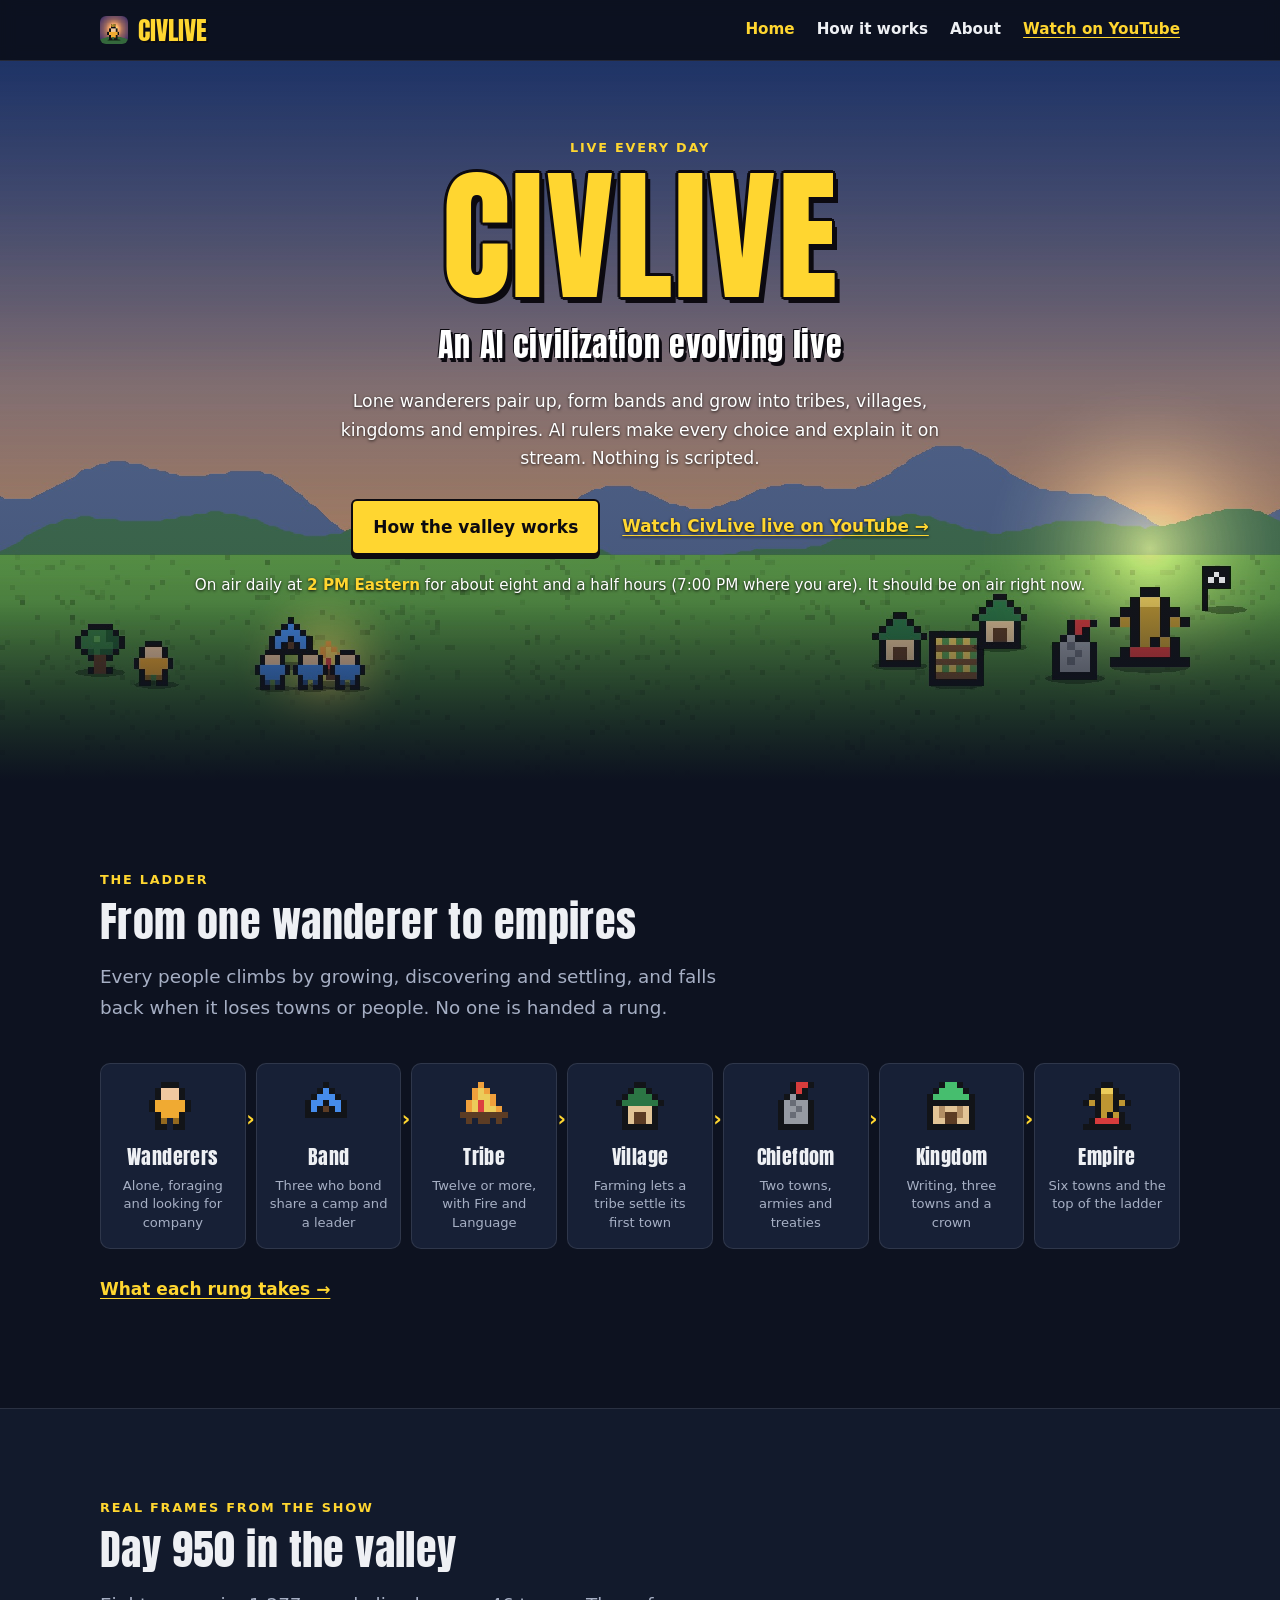
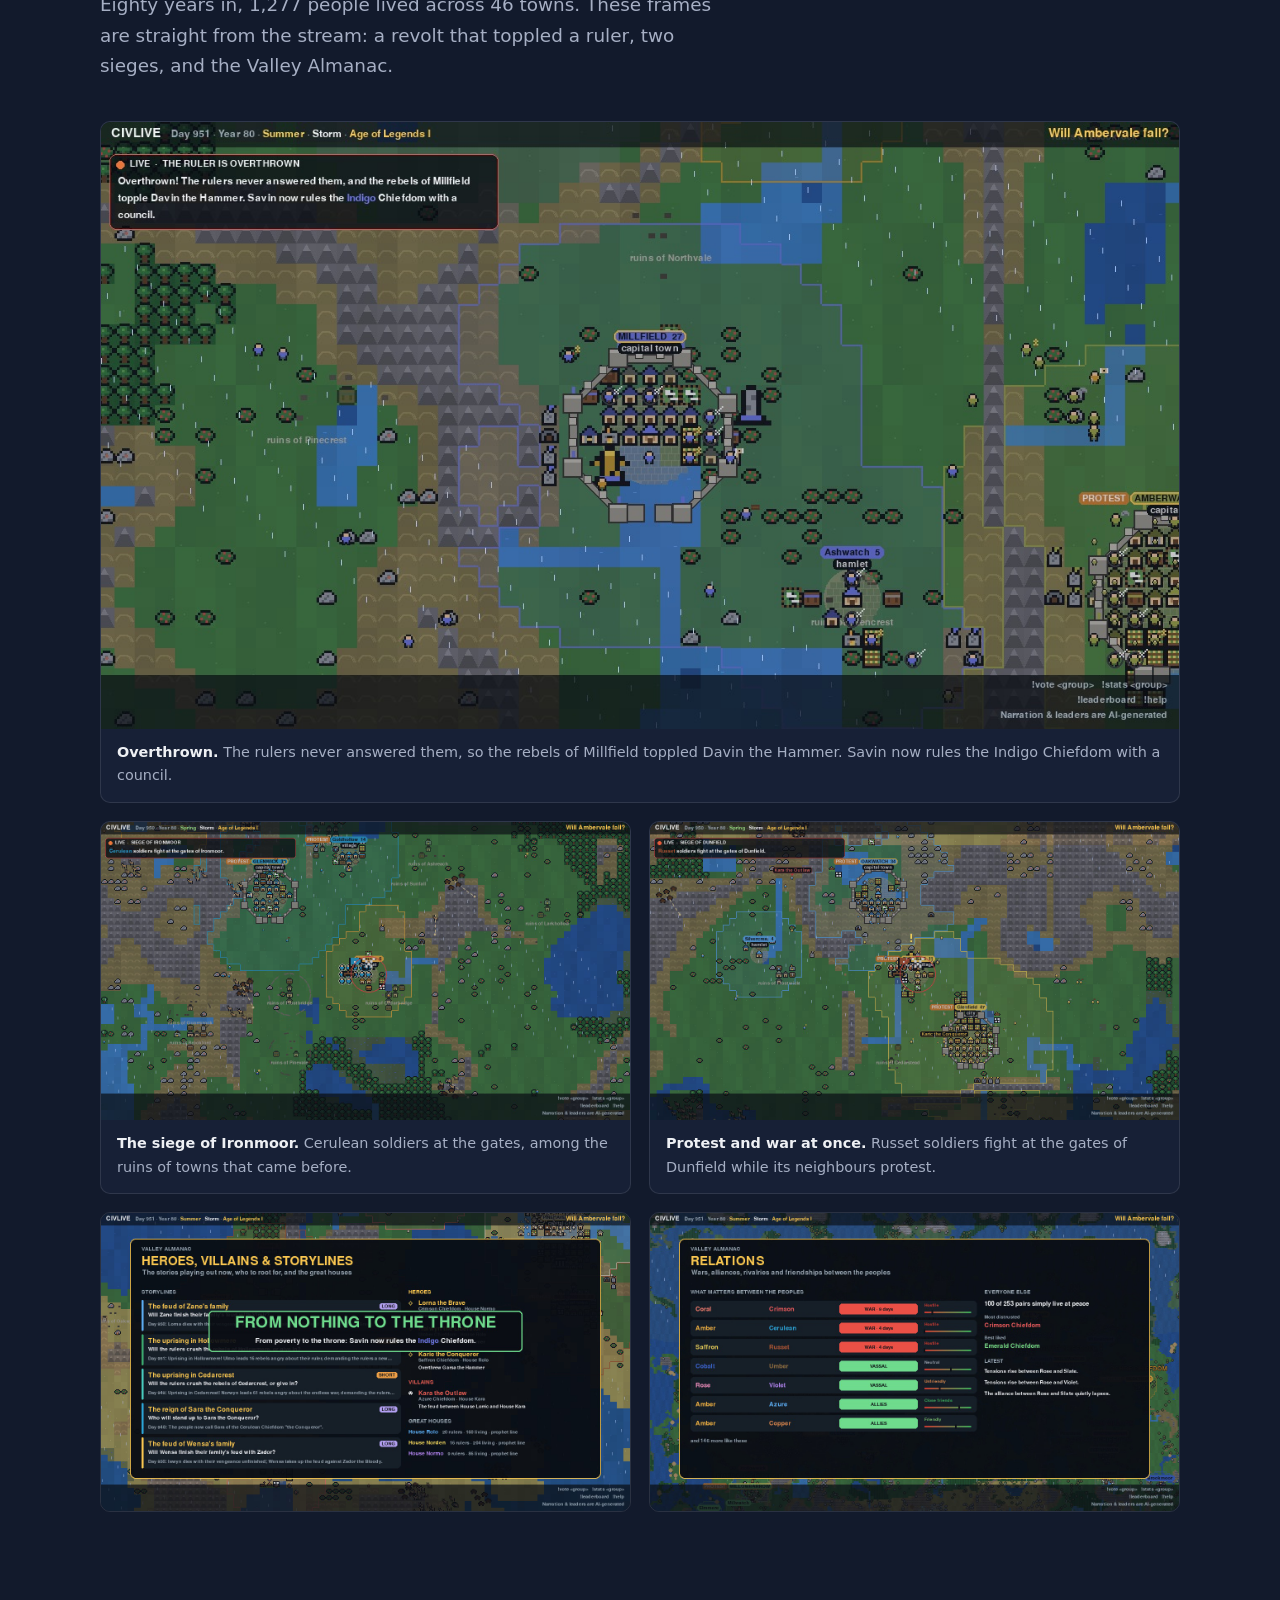
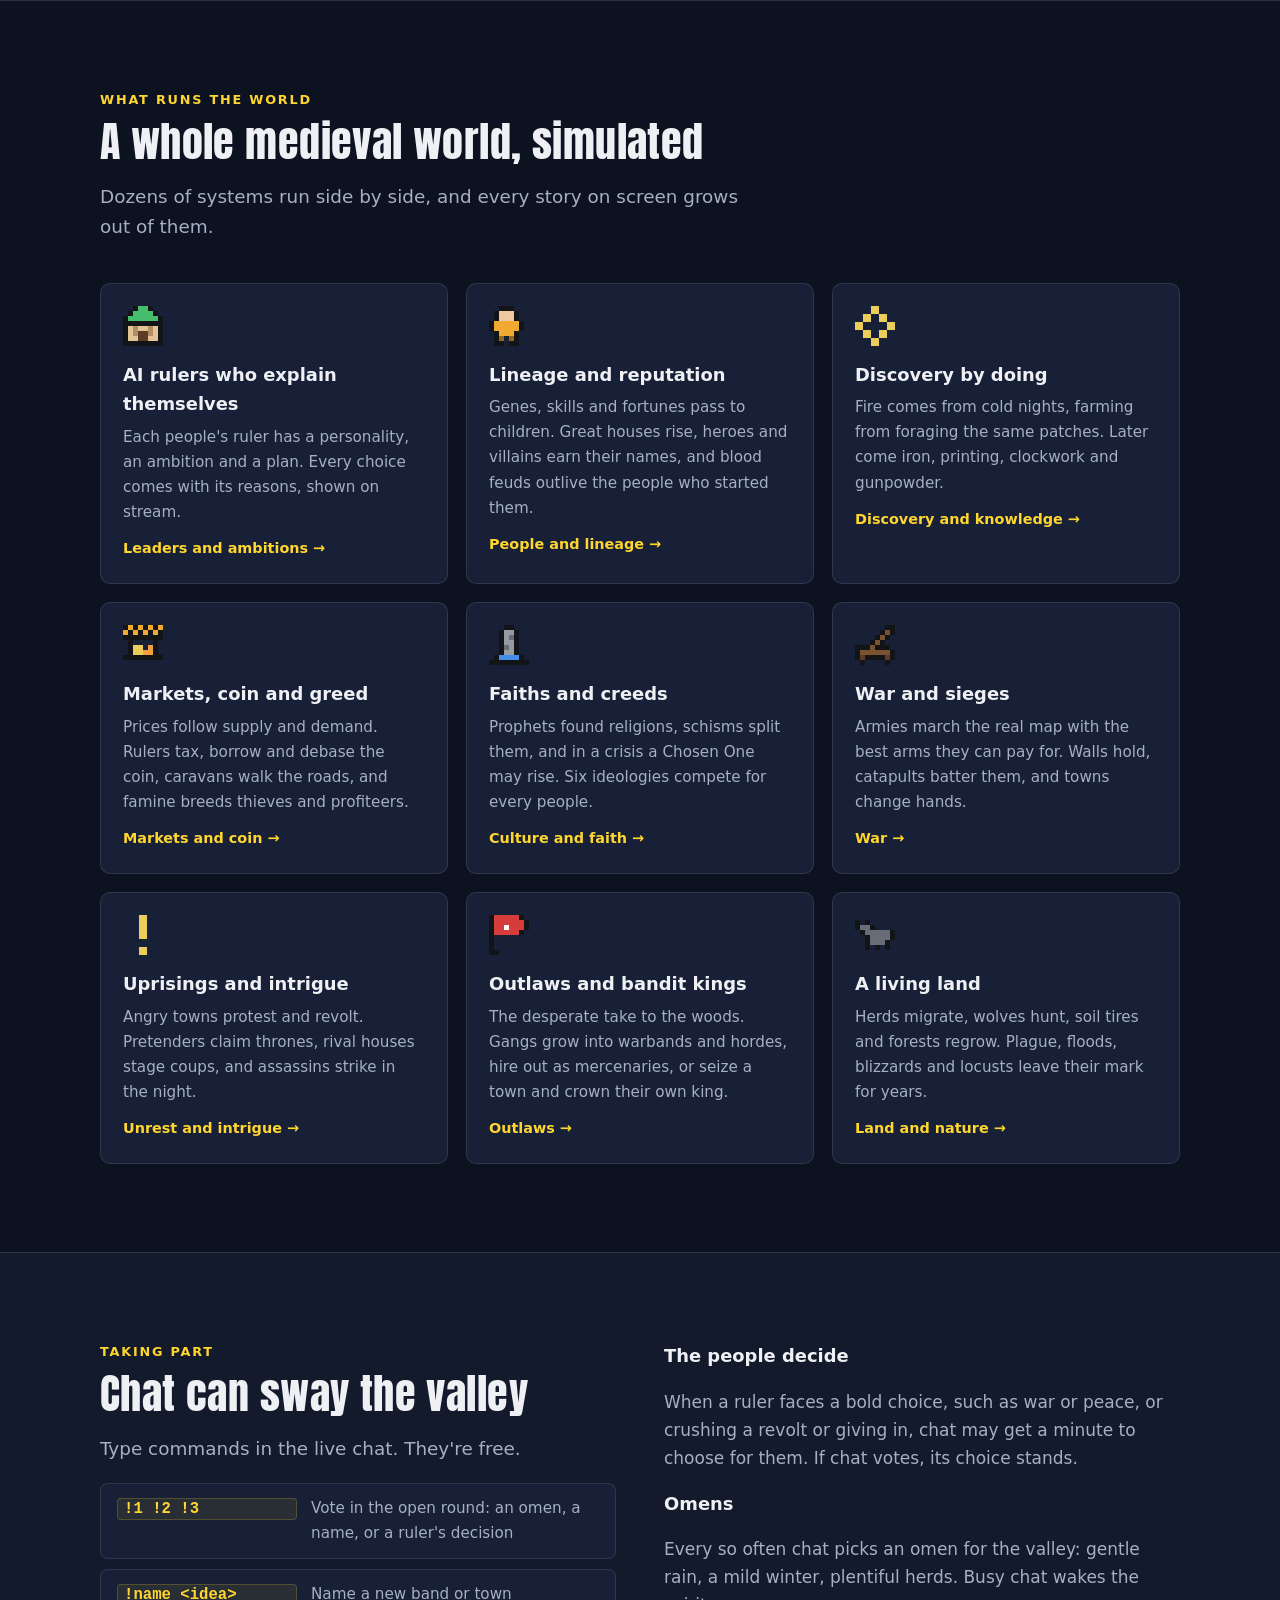
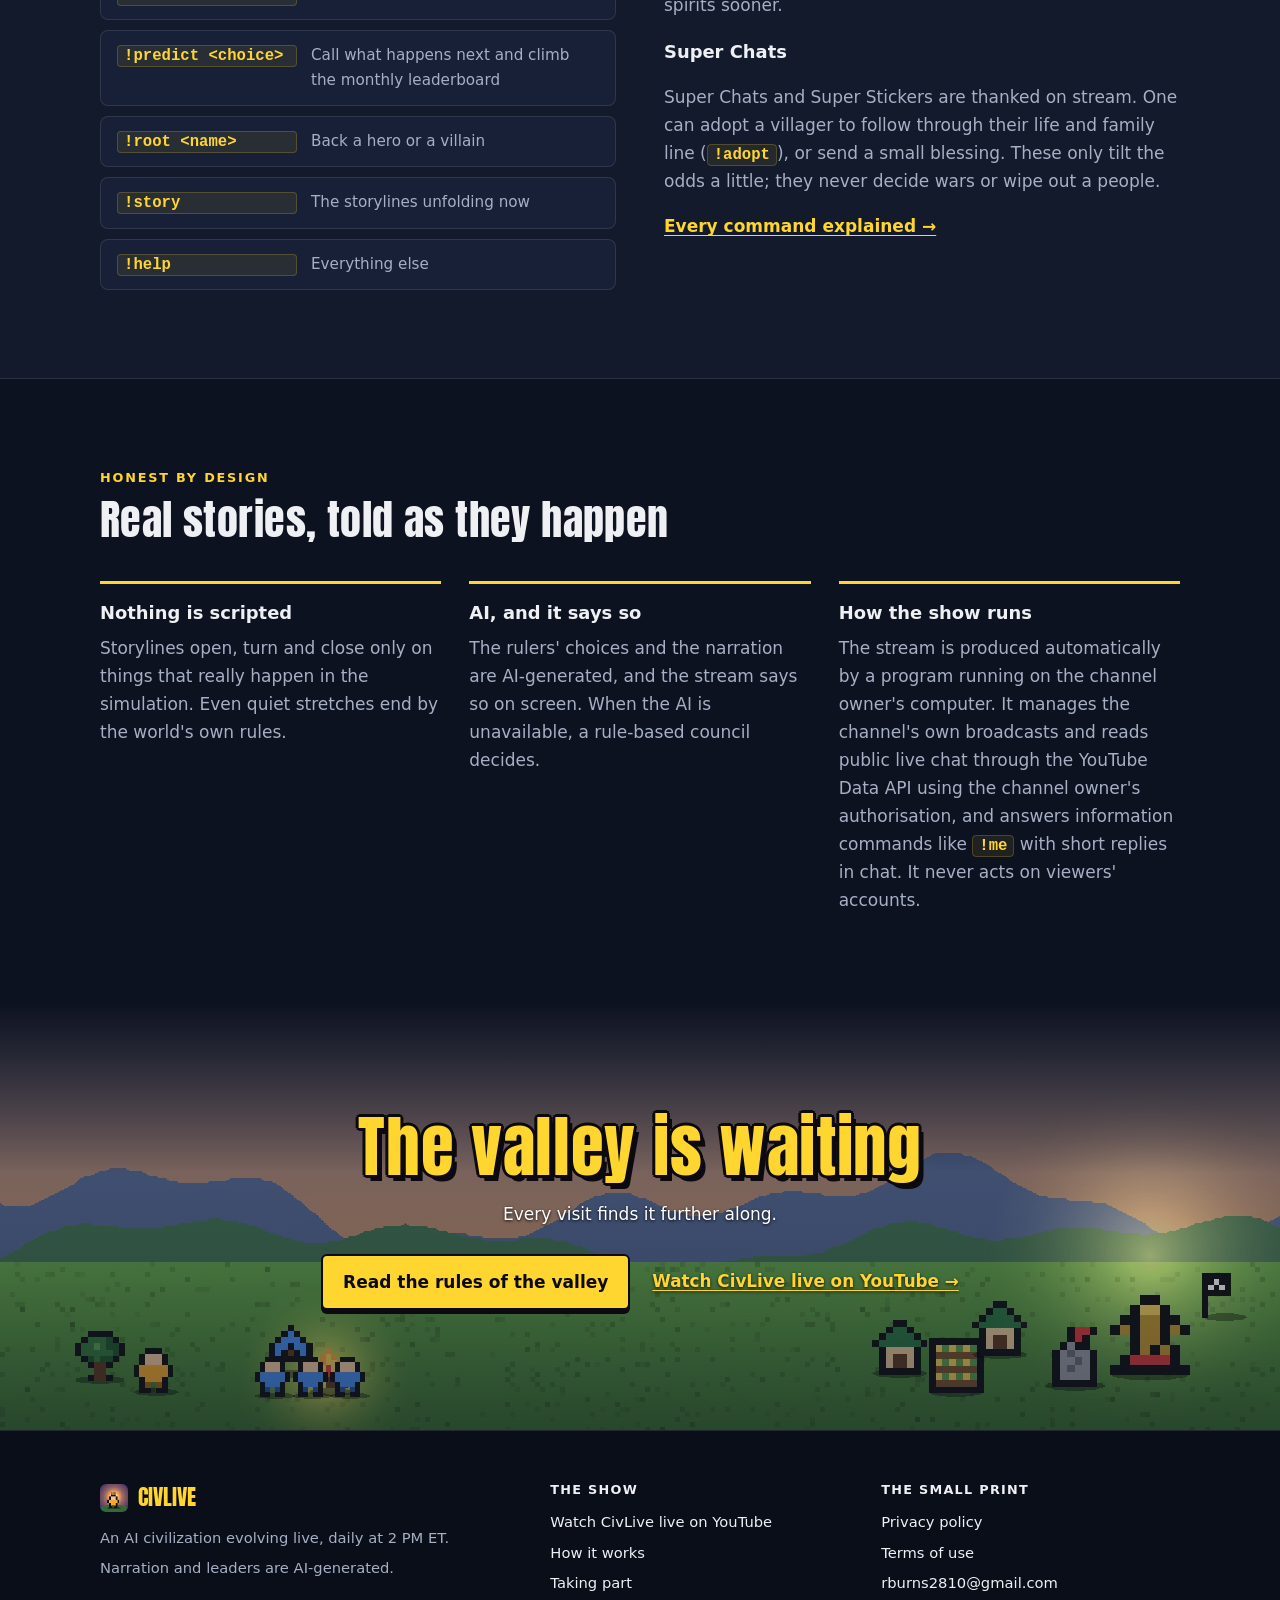
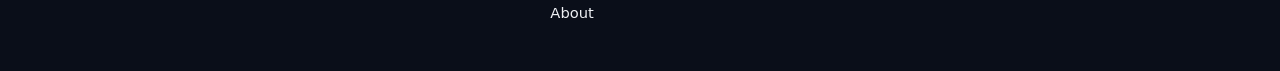
<file: index.html>
<!doctype html>
<html lang="en">
<head>
<meta charset="utf-8"><meta name="viewport" content="width=device-width, initial-scale=1">
<title>CivLive · An AI civilization evolving live</title>
<meta name="description" content="A medieval civilization that runs by itself, live every day. Lone wanderers become bands, tribes, kingdoms and empires, led by AI rulers who explain every choice. Nothing is scripted.">
<meta property="og:title" content="CivLive · An AI civilization evolving live">
<meta property="og:description" content="Lone wanderers become bands, tribes, kingdoms and empires, led by AI rulers who explain every choice. Nothing is scripted.">
<meta property="og:image" content="https://rburns2810.github.io/ai-civilization-live-site/img/share.jpg">
<meta name="twitter:card" content="summary_large_image">
<meta name="theme-color" content="#0d1220">
<link rel="icon" type="image/png" href="img/favicon.png">
<link rel="apple-touch-icon" href="img/apple-touch-icon.png">
<link rel="preconnect" href="https://fonts.googleapis.com">
<link rel="preconnect" href="https://fonts.gstatic.com" crossorigin>
<link rel="stylesheet" href="https://fonts.googleapis.com/css2?family=Anton&display=swap">
<link rel="stylesheet" href="site.css">
</head>
<body>
<a class="skip" href="#main">Skip to content</a>
<header class="site-head"><div class="wrap">
  <a class="brand" href="index.html"><img class="pixel" src="img/favicon.png" alt="" width="28" height="28"><span>CIVLIVE</span></a>
  <nav class="nav" aria-label="Site"><a href="index.html" aria-current="page">Home</a><a href="guide.html">How it works</a><a href="about.html">About</a><a class="yt" href="https://www.youtube.com/@CivLive">Watch on YouTube</a></nav>
</div></header>

<main id="main">
<section class="hero">
  <div class="wrap">
    <p class="eyebrow">Live every day</p>
    <h1 class="outlined">CIVLIVE</h1>
    <p class="tagline">An AI civilization evolving live</p>
    <p class="sub">Lone wanderers pair up, form bands and grow into tribes, villages, kingdoms and
    empires. AI rulers make every choice and explain it on stream. Nothing is scripted.</p>
    <div class="actions">
      <a class="btn" href="guide.html">How the valley works</a>
      <a class="textlink onart" href="https://www.youtube.com/@CivLive">Watch CivLive live on YouTube →</a>
    </div>
    <p class="when">On air daily at <strong>2 PM Eastern</strong> for about eight and a half hours<span id="local"></span></p>
  </div>
</section>

<section class="band">
  <div class="wrap">
    <div class="band-head">
      <p class="eyebrow">The ladder</p>
      <h2>From one wanderer to empires</h2>
      <p class="lead">Every people climbs by growing, discovering and settling, and falls back when it
      loses towns or people. No one is handed a rung.</p>
    </div>
    <ol class="ladder">
      <li><img class="pixel" src="img/sprites/villager.png" alt=""><strong>Wanderers</strong><span>Alone, foraging and looking for company</span></li>
      <li><img class="pixel" src="img/sprites/band.png" alt=""><strong>Band</strong><span>Three who bond share a camp and a leader</span></li>
      <li><img class="pixel" src="img/sprites/campfire.png" alt=""><strong>Tribe</strong><span>Twelve or more, with Fire and Language</span></li>
      <li><img class="pixel" src="img/sprites/home.png" alt=""><strong>Village</strong><span>Farming lets a tribe settle its first town</span></li>
      <li><img class="pixel" src="img/sprites/tower.png" alt=""><strong>Chiefdom</strong><span>Two towns, armies and treaties</span></li>
      <li><img class="pixel" src="img/sprites/hall.png" alt=""><strong>Kingdom</strong><span>Writing, three towns and a crown</span></li>
      <li><img class="pixel" src="img/sprites/wonder.png" alt=""><strong>Empire</strong><span>Six towns and the top of the ladder</span></li>
    </ol>
    <p class="actions"><a class="textlink" href="guide.html#ladder">What each rung takes →</a></p>
  </div>
</section>

<section class="band alt">
  <div class="wrap">
    <div class="band-head">
      <p class="eyebrow">Real frames from the show</p>
      <h2>Day 950 in the valley</h2>
      <p class="lead">Eighty years in, 1,277 people lived across 46 towns. These frames are straight
      from the stream: a revolt that toppled a ruler, two sieges, and the Valley Almanac.</p>
    </div>
    <div class="shots">
      <figure>
        <img src="img/shots/overthrown.jpg" alt="The walled town of Millfield on a pixel-art map, with a banner reading: Overthrown! The rebels of Millfield topple Davin the Hammer." width="1280" height="720" loading="lazy">
        <figcaption><strong>Overthrown.</strong> The rulers never answered them, so the rebels of
        Millfield toppled Davin the Hammer. Savin now rules the Indigo Chiefdom with a council.</figcaption>
      </figure>
      <figure>
        <img src="img/shots/towns.jpg" alt="A walled capital and a besieged hamlet on the map, surrounded by ruins of older towns." width="1280" height="720" loading="lazy">
        <figcaption><strong>The siege of Ironmoor.</strong> Cerulean soldiers at the gates, among the
        ruins of towns that came before.</figcaption>
      </figure>
      <figure>
        <img src="img/shots/siege.jpg" alt="Two walled towns marked with protests, and an army fighting at a village between them." width="1280" height="720" loading="lazy">
        <figcaption><strong>Protest and war at once.</strong> Russet soldiers fight at the gates of
        Dunfield while its neighbours protest.</figcaption>
      </figure>
    </div>
    <div class="almanac">
      <img src="img/shots/almanac-storylines.jpg" alt="Almanac page listing storylines, heroes, villains and great houses." width="1280" height="720" loading="lazy">
      <img src="img/shots/almanac-relations.jpg" alt="Almanac page of relations between peoples: wars, vassals and alliances." width="1280" height="720" loading="lazy">
    </div>
  </div>
</section>

<section class="band">
  <div class="wrap">
    <div class="band-head">
      <p class="eyebrow">What runs the world</p>
      <h2>A whole medieval world, simulated</h2>
      <p class="lead">Dozens of systems run side by side, and every story on screen grows out of them.</p>
    </div>
    <div class="cards">
      <a class="card" href="guide.html#leaders"><img class="pixel" src="img/sprites/hall.png" alt="">
        <h3>AI rulers who explain themselves</h3>
        <p>Each people's ruler has a personality, an ambition and a plan. Every choice comes with its reasons, shown on stream.</p>
        <span class="more">Leaders and ambitions →</span></a>
      <a class="card" href="guide.html#people"><img class="pixel" src="img/sprites/villager.png" alt="">
        <h3>Lineage and reputation</h3>
        <p>Genes, skills and fortunes pass to children. Great houses rise, heroes and villains earn their names, and blood feuds outlive the people who started them.</p>
        <span class="more">People and lineage →</span></a>
      <a class="card" href="guide.html#discovery"><img class="pixel" src="img/sprites/spark.png" alt="">
        <h3>Discovery by doing</h3>
        <p>Fire comes from cold nights, farming from foraging the same patches. Later come iron, printing, clockwork and gunpowder.</p>
        <span class="more">Discovery and knowledge →</span></a>
      <a class="card" href="guide.html#economy"><img class="pixel" src="img/sprites/market.png" alt="">
        <h3>Markets, coin and greed</h3>
        <p>Prices follow supply and demand. Rulers tax, borrow and debase the coin, caravans walk the roads, and famine breeds thieves and profiteers.</p>
        <span class="more">Markets and coin →</span></a>
      <a class="card" href="guide.html#culture"><img class="pixel" src="img/sprites/obelisk.png" alt="">
        <h3>Faiths and creeds</h3>
        <p>Prophets found religions, schisms split them, and in a crisis a Chosen One may rise. Six ideologies compete for every people.</p>
        <span class="more">Culture and faith →</span></a>
      <a class="card" href="guide.html#war"><img class="pixel" src="img/sprites/catapult.png" alt="">
        <h3>War and sieges</h3>
        <p>Armies march the real map with the best arms they can pay for. Walls hold, catapults batter them, and towns change hands.</p>
        <span class="more">War →</span></a>
      <a class="card" href="guide.html#turmoil"><img class="pixel" src="img/sprites/bang.png" alt="">
        <h3>Uprisings and intrigue</h3>
        <p>Angry towns protest and revolt. Pretenders claim thrones, rival houses stage coups, and assassins strike in the night.</p>
        <span class="more">Unrest and intrigue →</span></a>
      <a class="card" href="guide.html#outlaws"><img class="pixel" src="img/sprites/banner.png" alt="">
        <h3>Outlaws and bandit kings</h3>
        <p>The desperate take to the woods. Gangs grow into warbands and hordes, hire out as mercenaries, or seize a town and crown their own king.</p>
        <span class="more">Outlaws →</span></a>
      <a class="card" href="guide.html#land"><img class="pixel" src="img/sprites/wolf.png" alt="">
        <h3>A living land</h3>
        <p>Herds migrate, wolves hunt, soil tires and forests regrow. Plague, floods, blizzards and locusts leave their mark for years.</p>
        <span class="more">Land and nature →</span></a>
    </div>
  </div>
</section>

<section class="band alt">
  <div class="wrap split">
    <div>
      <p class="eyebrow">Taking part</p>
      <h2>Chat can sway the valley</h2>
      <p class="lead">Type commands in the live chat. They're free.</p>
      <ul class="cmdlist">
        <li><code>!1 !2 !3</code><span>Vote in the open round: an omen, a name, or a ruler's decision</span></li>
        <li><code>!name &lt;idea&gt;</code><span>Name a new band or town</span></li>
        <li><code>!predict &lt;choice&gt;</code><span>Call what happens next and climb the monthly leaderboard</span></li>
        <li><code>!root &lt;name&gt;</code><span>Back a hero or a villain</span></li>
        <li><code>!story</code><span>The storylines unfolding now</span></li>
        <li><code>!help</code><span>Everything else</span></li>
      </ul>
    </div>
    <div>
      <h3>The people decide</h3>
      <p class="muted">When a ruler faces a bold choice, such as war or peace, or crushing a revolt or
      giving in, chat may get a minute to choose for them. If chat votes, its choice stands.</p>
      <h3>Omens</h3>
      <p class="muted">Every so often chat picks an omen for the valley: gentle rain, a mild winter,
      plentiful herds. Busy chat wakes the spirits sooner.</p>
      <h3>Super Chats</h3>
      <p class="muted">Super Chats and Super Stickers are thanked on stream. One can adopt a villager
      to follow through their life and family line (<code>!adopt</code>), or send a small blessing.
      These only tilt the odds a little; they never decide wars or wipe out a people.</p>
      <p><a class="textlink" href="guide.html#chat">Every command explained →</a></p>
    </div>
  </div>
</section>

<section class="band">
  <div class="wrap">
    <div class="band-head">
      <p class="eyebrow">Honest by design</p>
      <h2>Real stories, told as they happen</h2>
    </div>
    <div class="promises">
      <div><h3>Nothing is scripted</h3><p>Storylines open, turn and close only on things that really
      happen in the simulation. Even quiet stretches end by the world's own rules.</p></div>
      <div><h3>AI, and it says so</h3><p>The rulers' choices and the narration are AI-generated, and
      the stream says so on screen. When the AI is unavailable, a rule-based council decides.</p></div>
      <div><h3>How the show runs</h3><p>The stream is produced automatically by a program running on the
      channel owner's computer. It manages the channel's own broadcasts and reads public live chat
      through the YouTube Data API using the channel owner's authorisation, and answers information
      commands like <code>!me</code> with short replies in chat. It never acts on viewers' accounts.</p></div>
    </div>
  </div>
</section>

<section class="cta">
  <div class="wrap">
    <h2 class="outlined">The valley is waiting</h2>
    <p>Every visit finds it further along.</p>
    <div class="actions">
      <a class="btn" href="guide.html">Read the rules of the valley</a>
      <a class="textlink onart" href="https://www.youtube.com/@CivLive">Watch CivLive live on YouTube →</a>
    </div>
  </div>
</section>
</main>

<footer class="site-foot"><div class="wrap">
  <div class="about">
    <a class="brand" href="index.html"><img class="pixel" src="img/favicon.png" alt="" width="28" height="28"><span>CIVLIVE</span></a>
    <p>An AI civilization evolving live, daily at 2 PM ET.</p>
    <p>Narration and leaders are AI-generated.</p>
  </div>
  <div><h4>The show</h4><ul>
    <li><a href="https://www.youtube.com/@CivLive">Watch CivLive live on YouTube</a></li>
    <li><a href="guide.html">How it works</a></li>
    <li><a href="guide.html#chat">Taking part</a></li>
    <li><a href="about.html">About</a></li>
  </ul></div>
  <div><h4>The small print</h4><ul>
    <li><a href="privacy.html">Privacy policy</a></li>
    <li><a href="terms.html">Terms of use</a></li>
    <li><a href="mailto:rburns2810@gmail.com">rburns2810@gmail.com</a></li>
  </ul></div>
</div></footer>
<script src="site.js"></script>
</body>
</html>
</file>
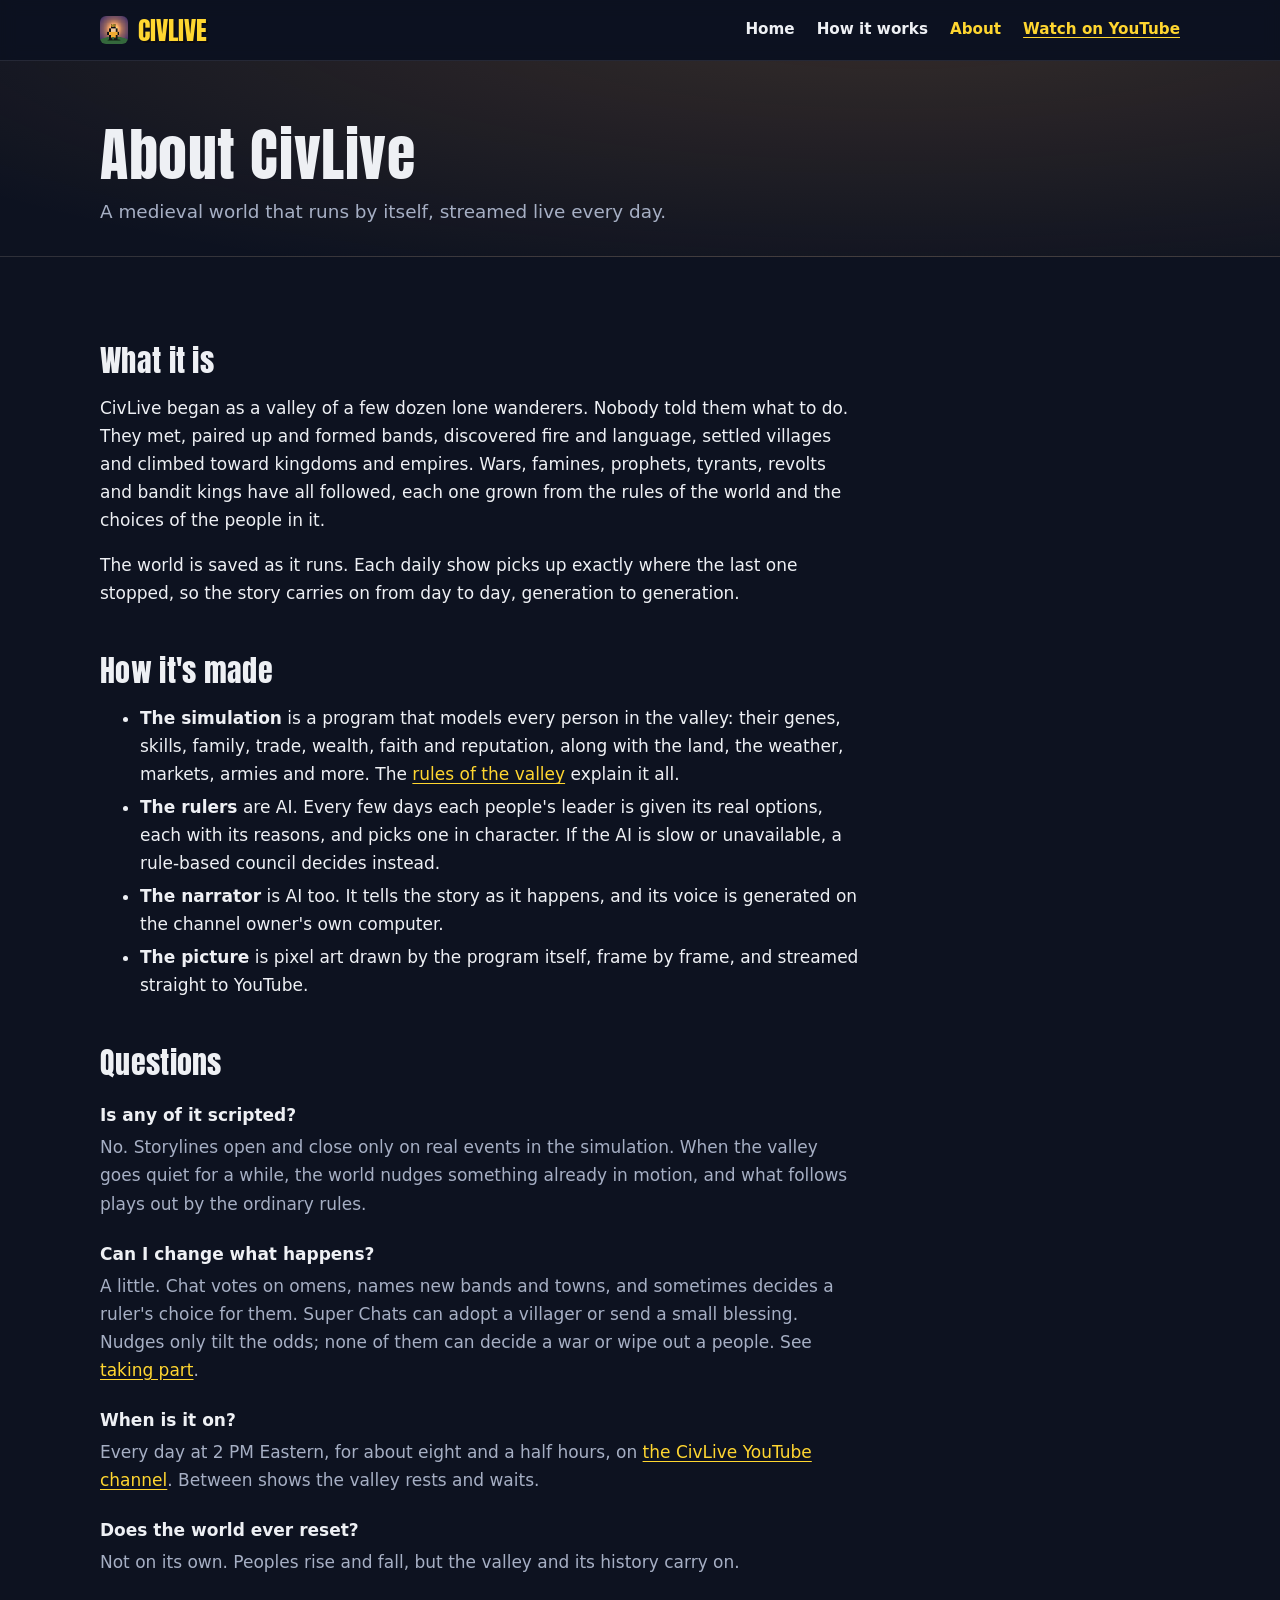
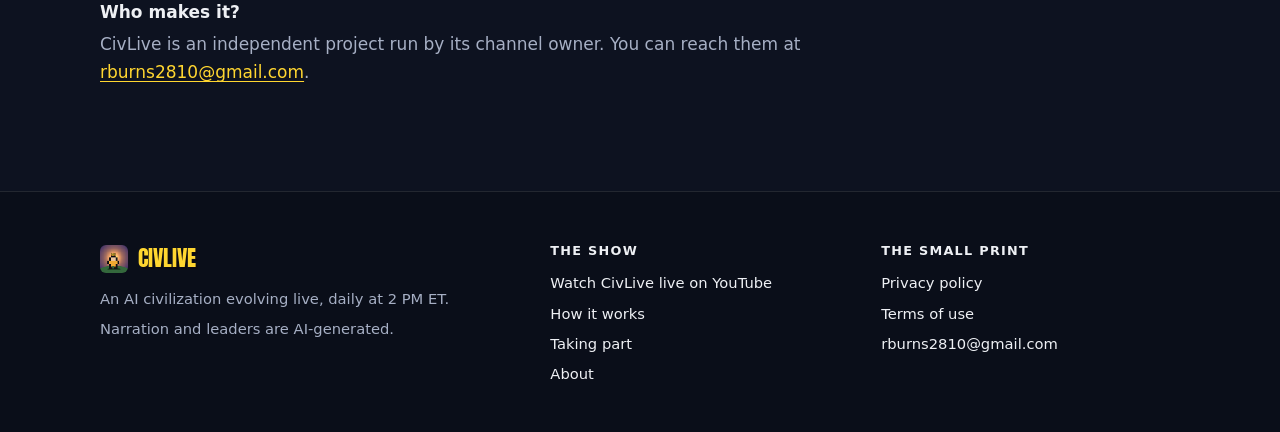
<file: about.html>
<!doctype html>
<html lang="en">
<head>
<meta charset="utf-8"><meta name="viewport" content="width=device-width, initial-scale=1">
<title>About · CivLive</title>
<meta name="description" content="What CivLive is, how it is made, and answers to common questions.">
<meta property="og:title" content="About · CivLive">
<meta property="og:description" content="What CivLive is, how it is made, and answers to common questions.">
<meta property="og:image" content="https://rburns2810.github.io/ai-civilization-live-site/img/share.jpg">
<meta name="twitter:card" content="summary_large_image">
<meta name="theme-color" content="#0d1220">
<link rel="icon" type="image/png" href="img/favicon.png">
<link rel="apple-touch-icon" href="img/apple-touch-icon.png">
<link rel="preconnect" href="https://fonts.googleapis.com">
<link rel="preconnect" href="https://fonts.gstatic.com" crossorigin>
<link rel="stylesheet" href="https://fonts.googleapis.com/css2?family=Anton&display=swap">
<link rel="stylesheet" href="site.css">
</head>
<body>
<a class="skip" href="#main">Skip to content</a>
<header class="site-head"><div class="wrap">
  <a class="brand" href="index.html"><img class="pixel" src="img/favicon.png" alt="" width="28" height="28"><span>CIVLIVE</span></a>
  <nav class="nav" aria-label="Site"><a href="index.html">Home</a><a href="guide.html">How it works</a><a href="about.html" aria-current="page">About</a><a class="yt" href="https://www.youtube.com/@CivLive">Watch on YouTube</a></nav>
</div></header>
<div class="page-head"><div class="wrap">
<h1>About CivLive</h1>
<p class="lead">A medieval world that runs by itself, streamed live every day.</p>
</div></div>
<main id="main" class="wrap"><div class="prose">

<h2>What it is</h2>
<p>CivLive began as a valley of a few dozen lone wanderers. Nobody told them what to do. They met,
paired up and formed bands, discovered fire and language, settled villages and climbed toward
kingdoms and empires. Wars, famines, prophets, tyrants, revolts and bandit kings have all followed,
each one grown from the rules of the world and the choices of the people in it.</p>
<p>The world is saved as it runs. Each daily show picks up exactly where the last one stopped, so
the story carries on from day to day, generation to generation.</p>

<h2>How it's made</h2>
<ul>
<li><strong>The simulation</strong> is a program that models every person in the valley: their
genes, skills, family, trade, wealth, faith and reputation, along with the land, the weather,
markets, armies and more. The <a href="guide.html">rules of the valley</a> explain it all.</li>
<li><strong>The rulers</strong> are AI. Every few days each people's leader is given its real
options, each with its reasons, and picks one in character. If the AI is slow or unavailable, a
rule-based council decides instead.</li>
<li><strong>The narrator</strong> is AI too. It tells the story as it happens, and its voice is
generated on the channel owner's own computer.</li>
<li><strong>The picture</strong> is pixel art drawn by the program itself, frame by frame, and
streamed straight to YouTube.</li>
</ul>

<h2>Questions</h2>
<dl class="faq">
<dt>Is any of it scripted?</dt>
<dd>No. Storylines open and close only on real events in the simulation. When the valley goes
quiet for a while, the world nudges something already in motion, and what follows plays out by the
ordinary rules.</dd>
<dt>Can I change what happens?</dt>
<dd>A little. Chat votes on omens, names new bands and towns, and sometimes decides a ruler's choice
for them. Super Chats can adopt a villager or send a small blessing. Nudges only tilt the odds; none
of them can decide a war or wipe out a people. See <a href="guide.html#chat">taking part</a>.</dd>
<dt>When is it on?</dt>
<dd>Every day at 2 PM Eastern, for about eight and a half hours, on
<a href="https://www.youtube.com/@CivLive">the CivLive YouTube channel</a>. Between shows the valley
rests and waits.</dd>
<dt>Does the world ever reset?</dt>
<dd>Not on its own. Peoples rise and fall, but the valley and its history carry on.</dd>
<dt>Who makes it?</dt>
<dd>CivLive is an independent project run by its channel owner. You can reach them at
<a href="mailto:rburns2810@gmail.com">rburns2810@gmail.com</a>.</dd>
</dl>
</div></main>
<footer class="site-foot"><div class="wrap">
  <div class="about">
    <a class="brand" href="index.html"><img class="pixel" src="img/favicon.png" alt="" width="28" height="28"><span>CIVLIVE</span></a>
    <p>An AI civilization evolving live, daily at 2 PM ET.</p>
    <p>Narration and leaders are AI-generated.</p>
  </div>
  <div><h4>The show</h4><ul>
    <li><a href="https://www.youtube.com/@CivLive">Watch CivLive live on YouTube</a></li>
    <li><a href="guide.html">How it works</a></li>
    <li><a href="guide.html#chat">Taking part</a></li>
    <li><a href="about.html">About</a></li>
  </ul></div>
  <div><h4>The small print</h4><ul>
    <li><a href="privacy.html">Privacy policy</a></li>
    <li><a href="terms.html">Terms of use</a></li>
    <li><a href="mailto:rburns2810@gmail.com">rburns2810@gmail.com</a></li>
  </ul></div>
</div></footer>
</body>
</html>
</file>
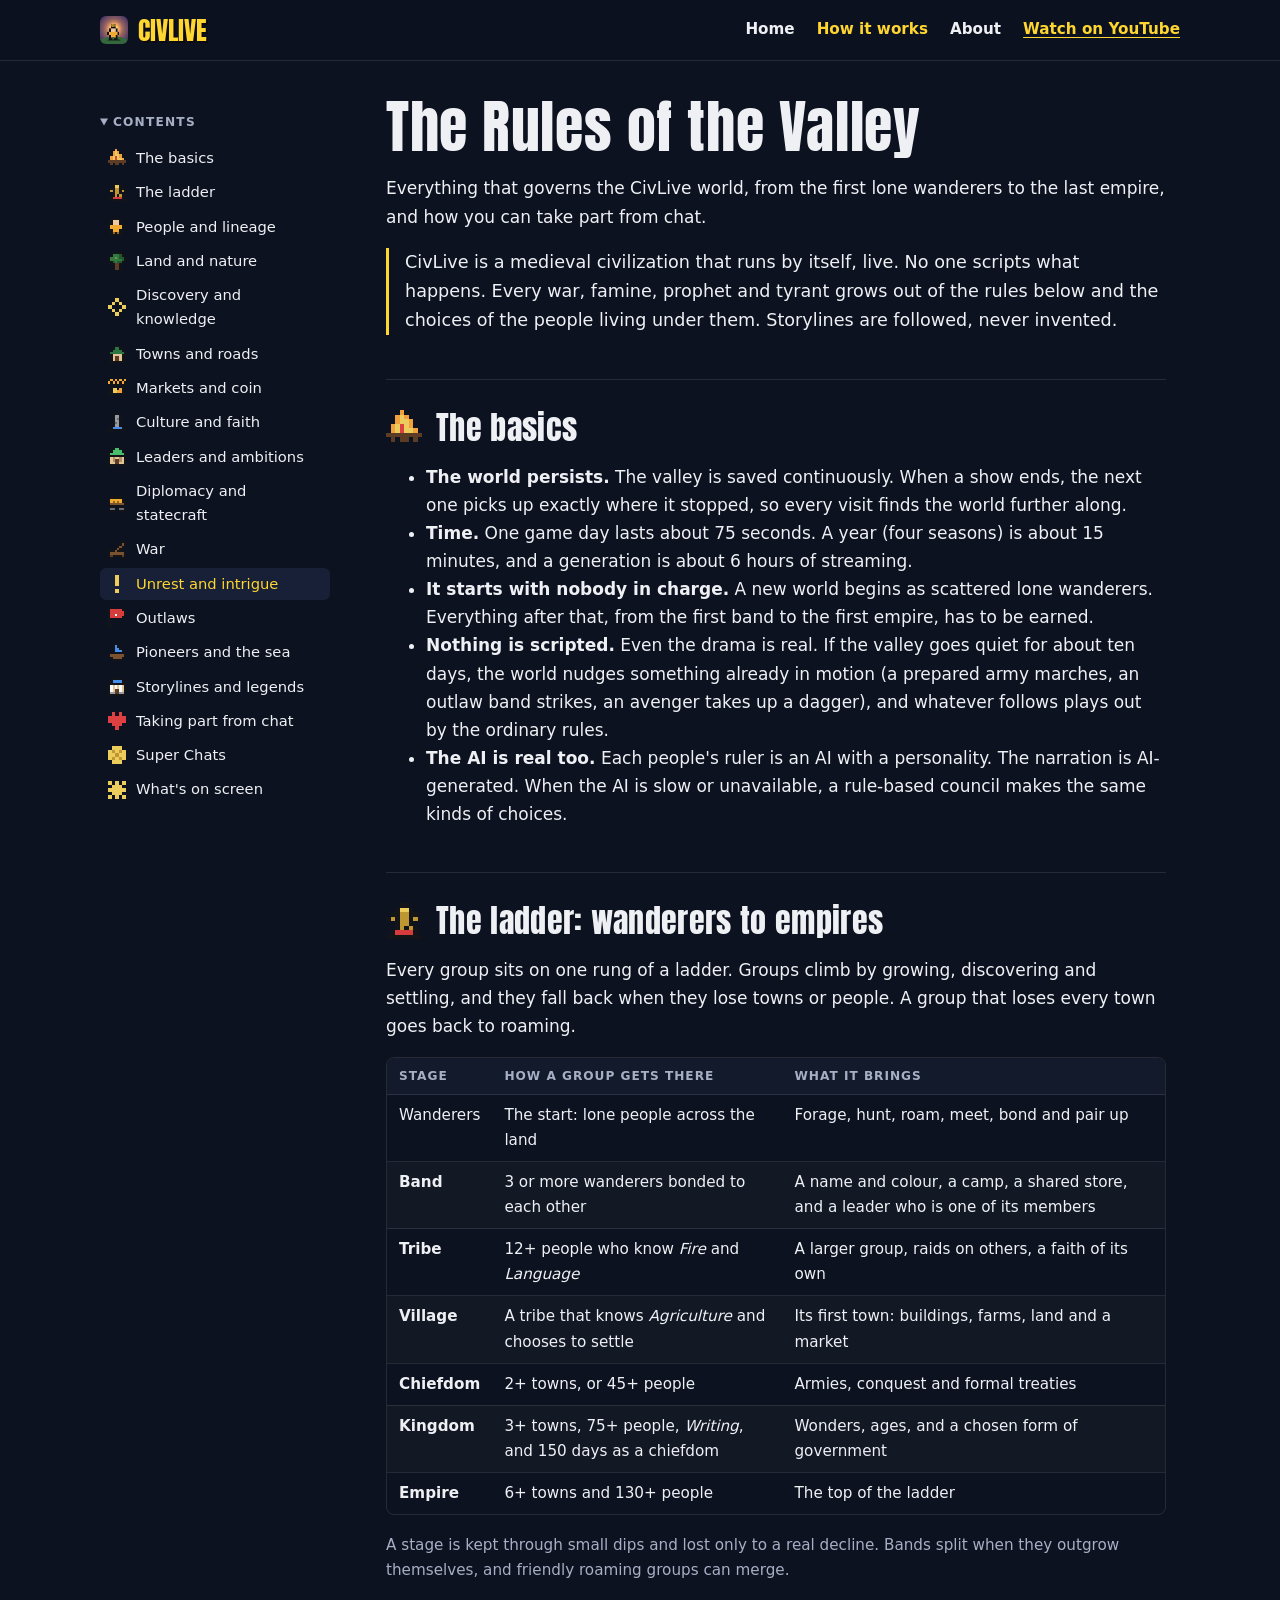
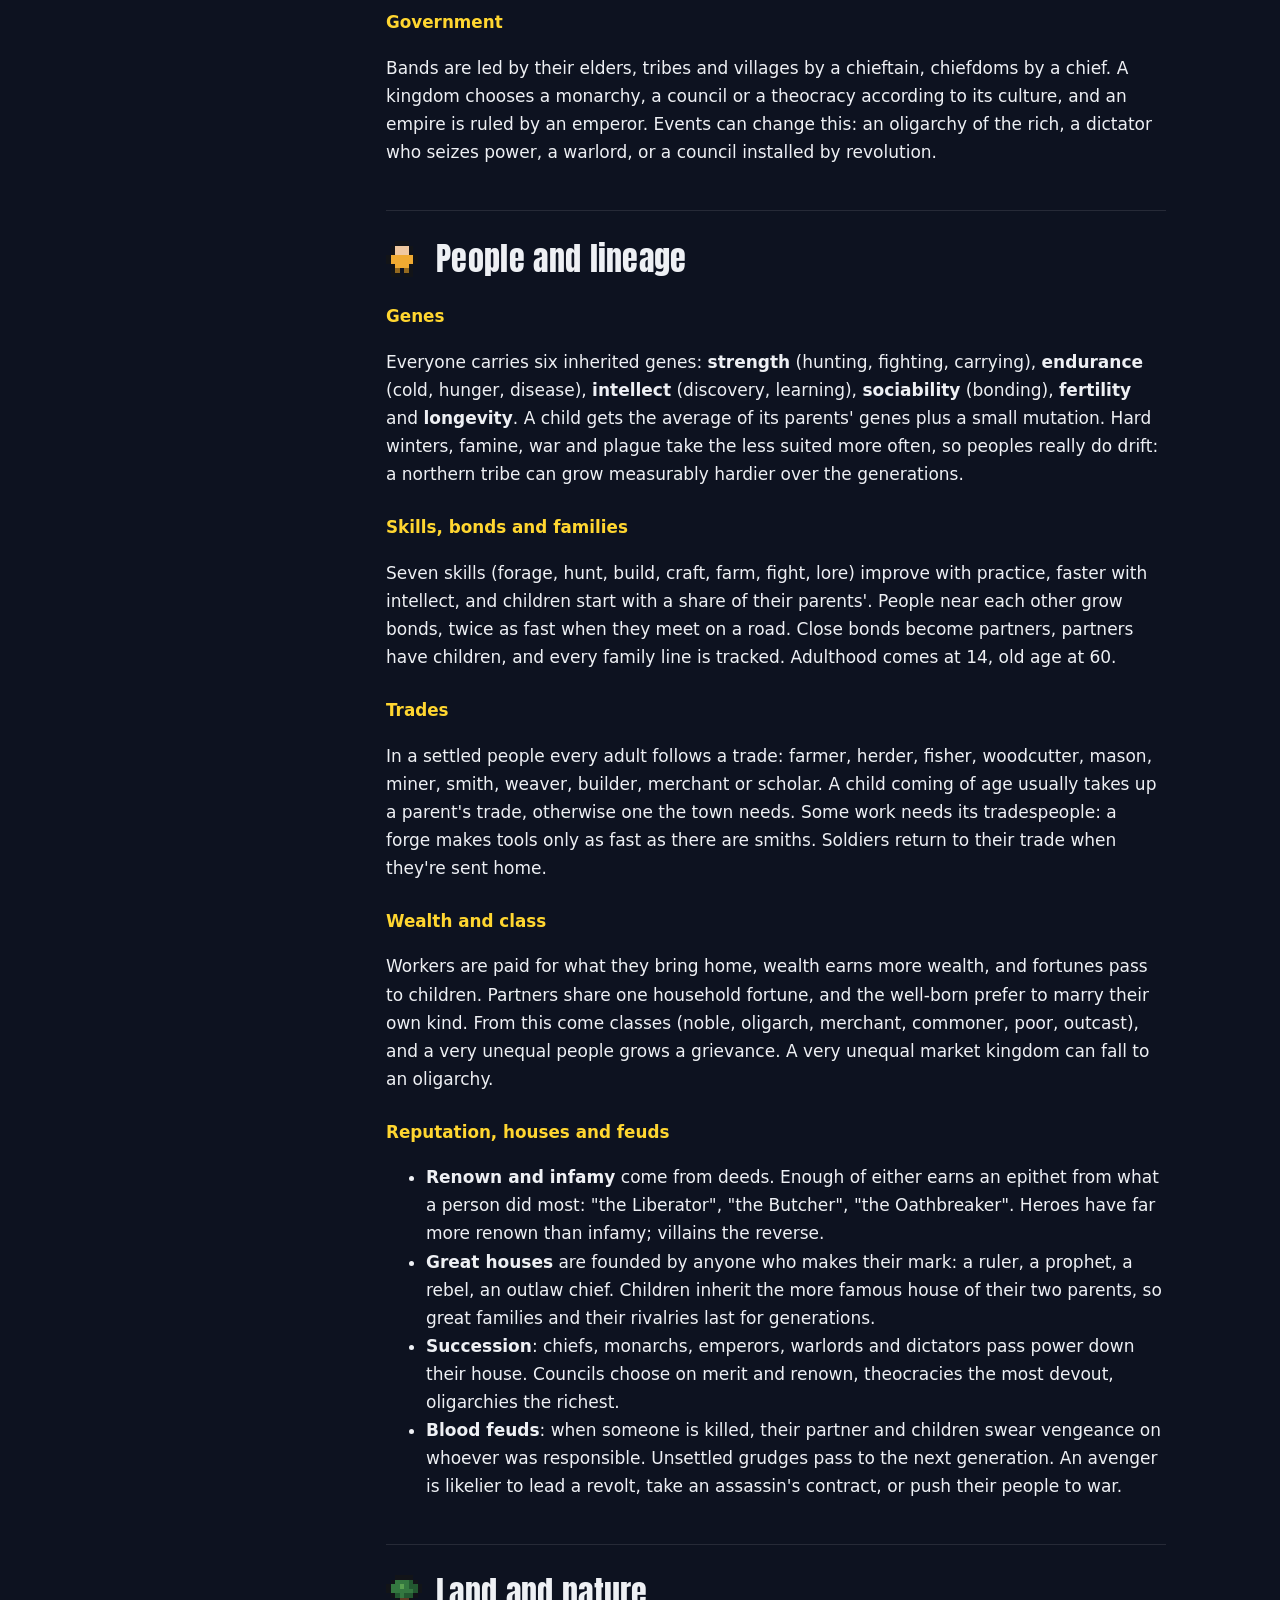
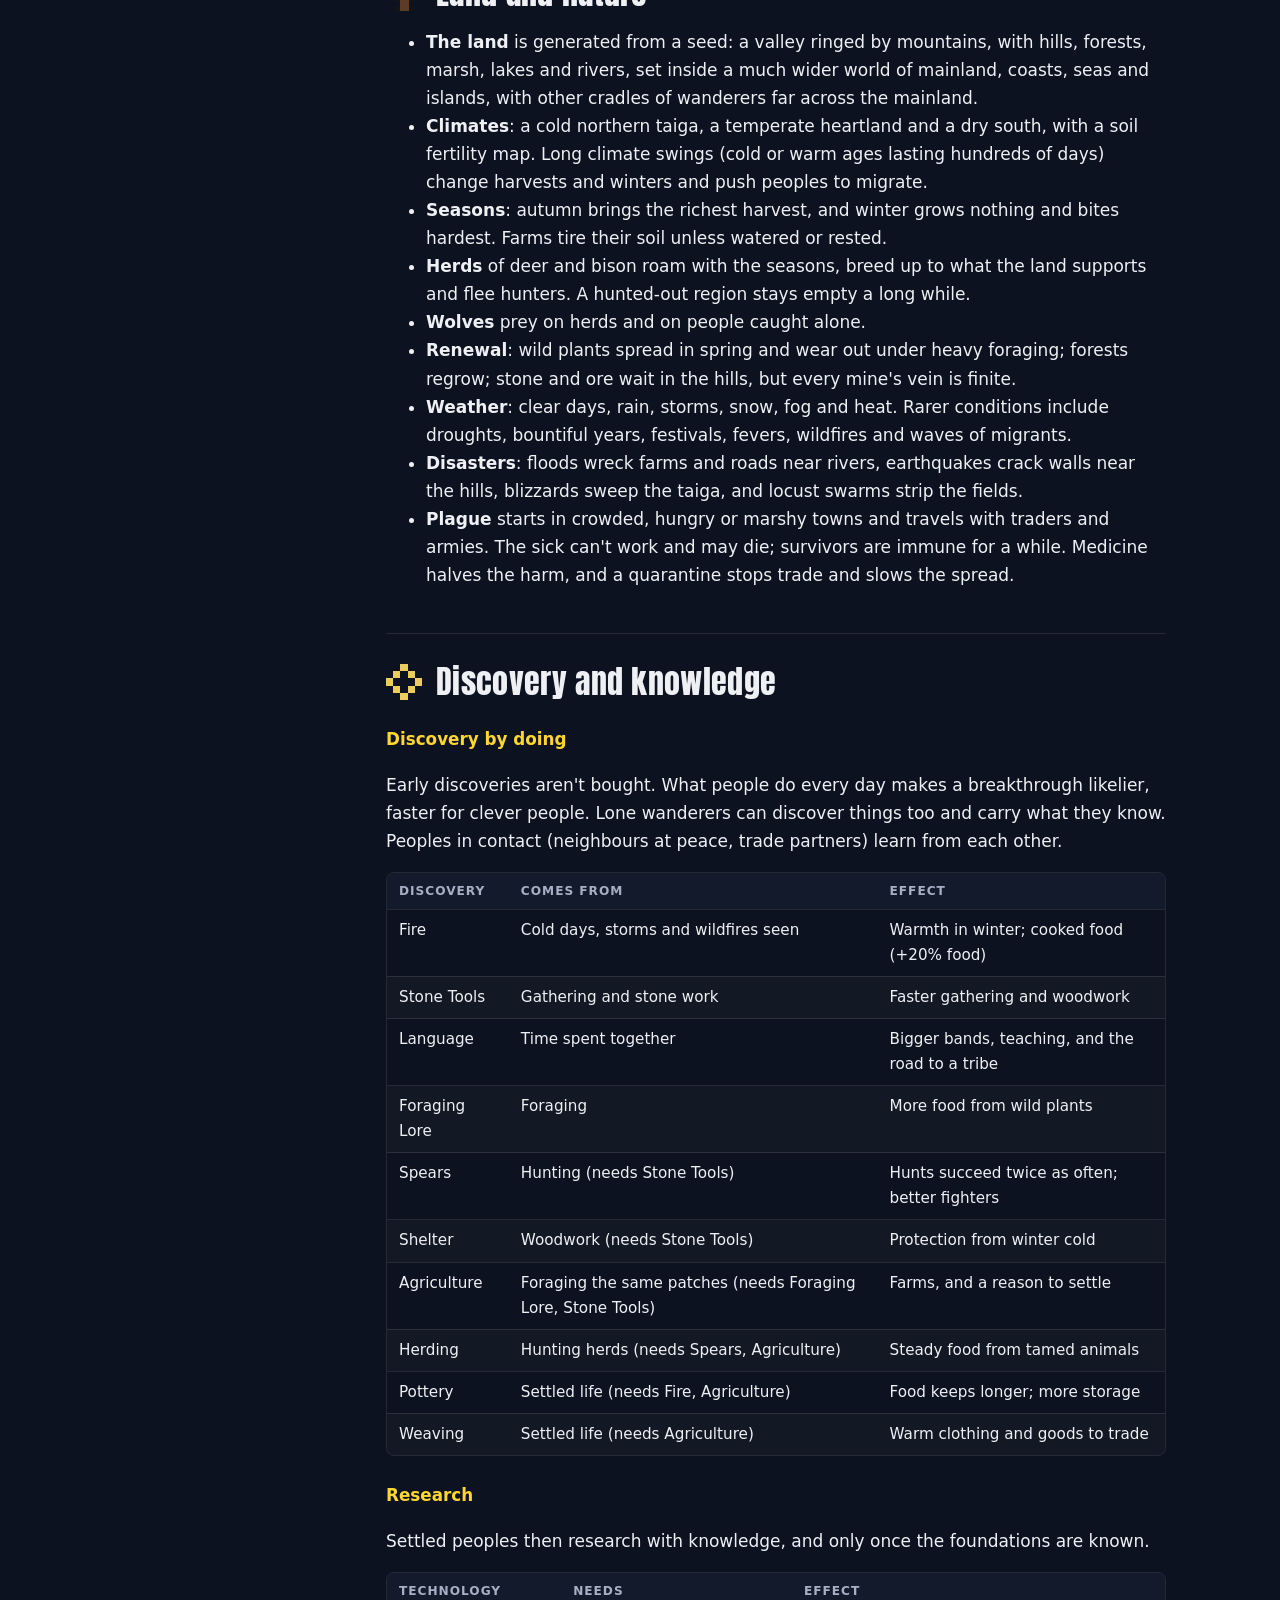
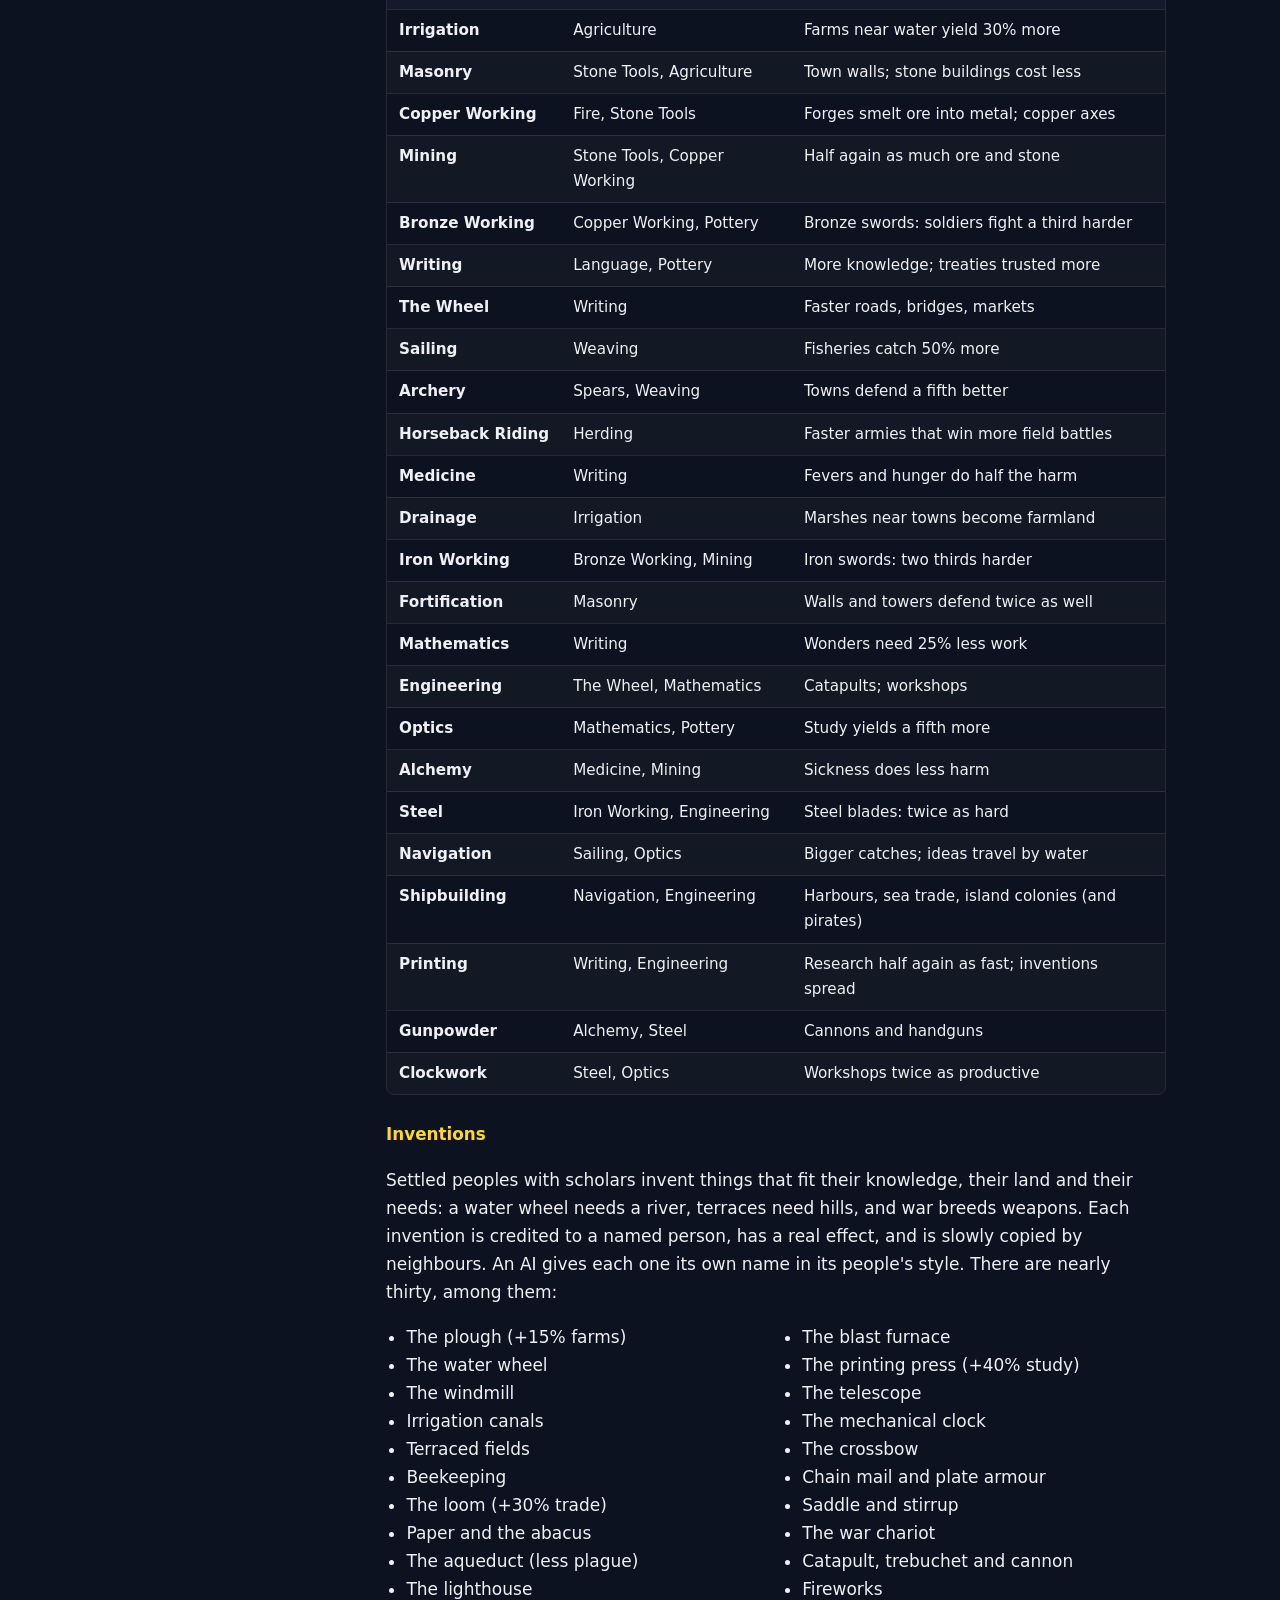
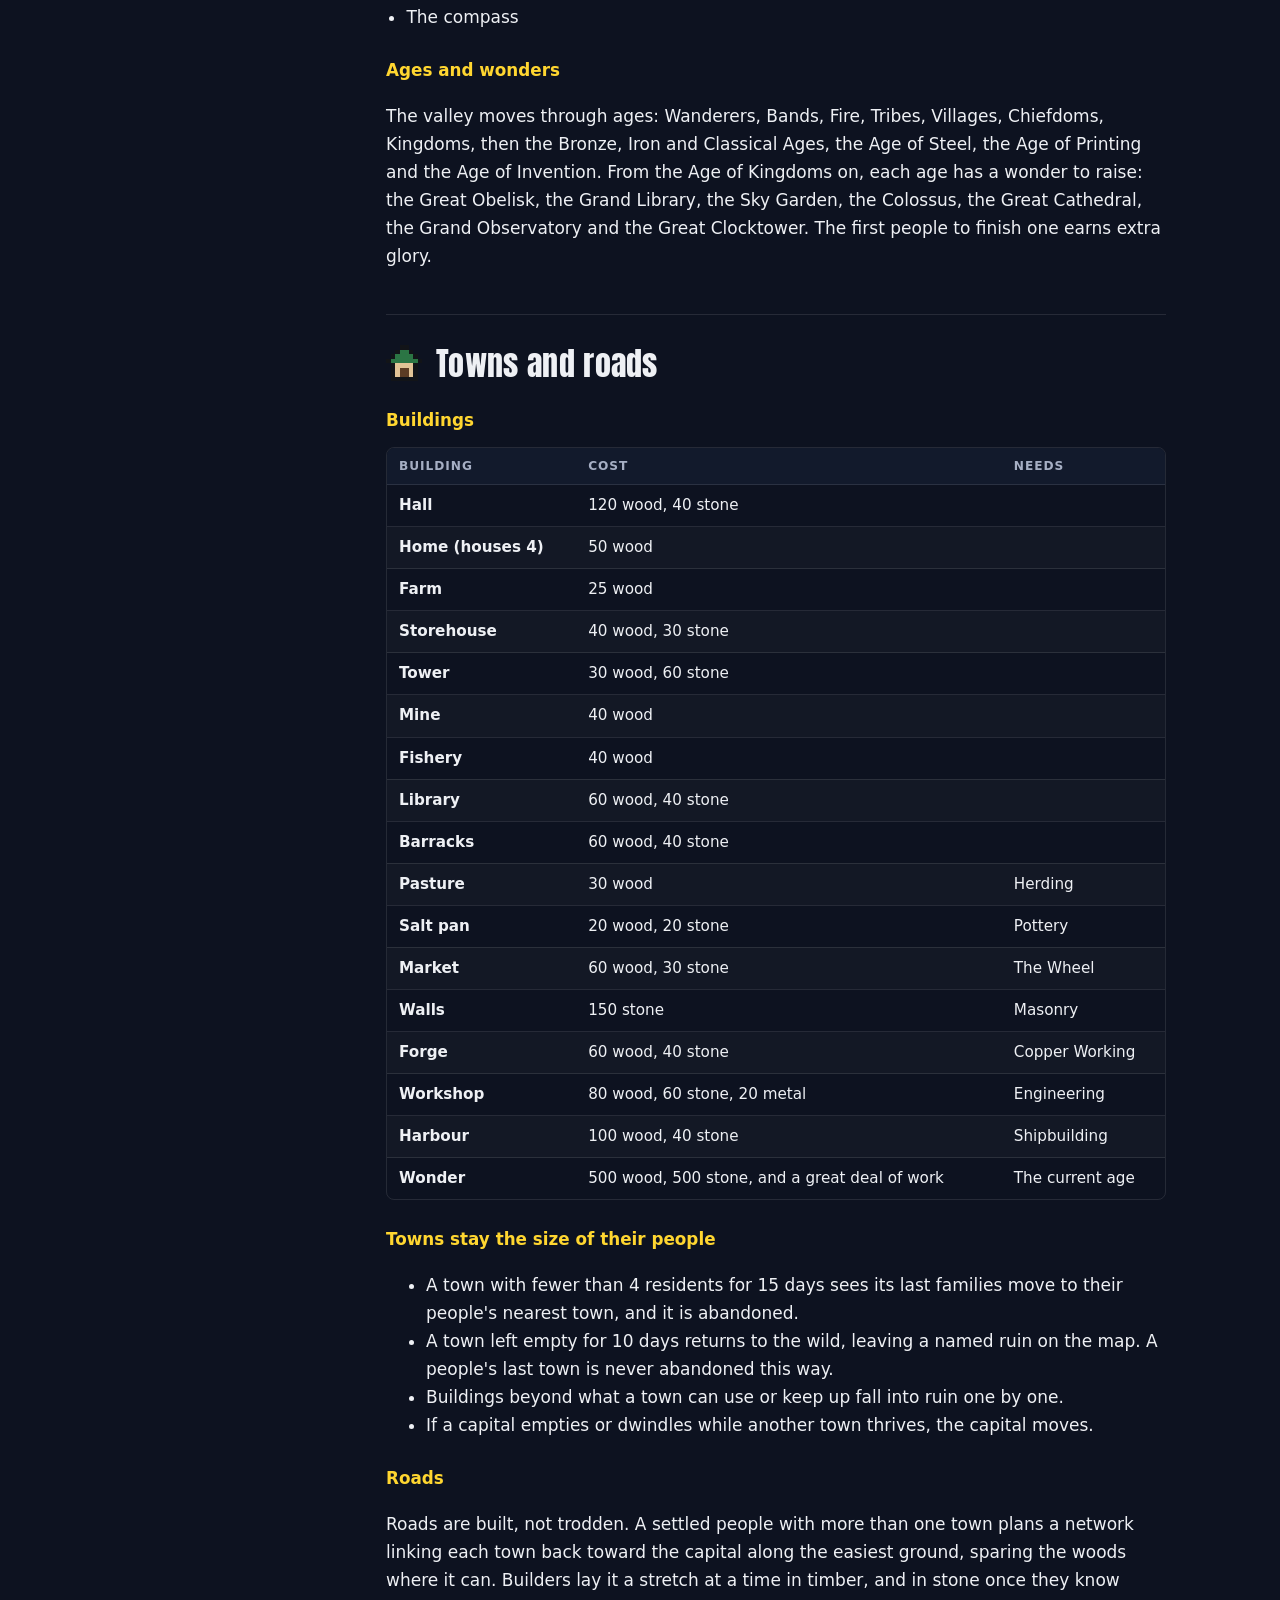
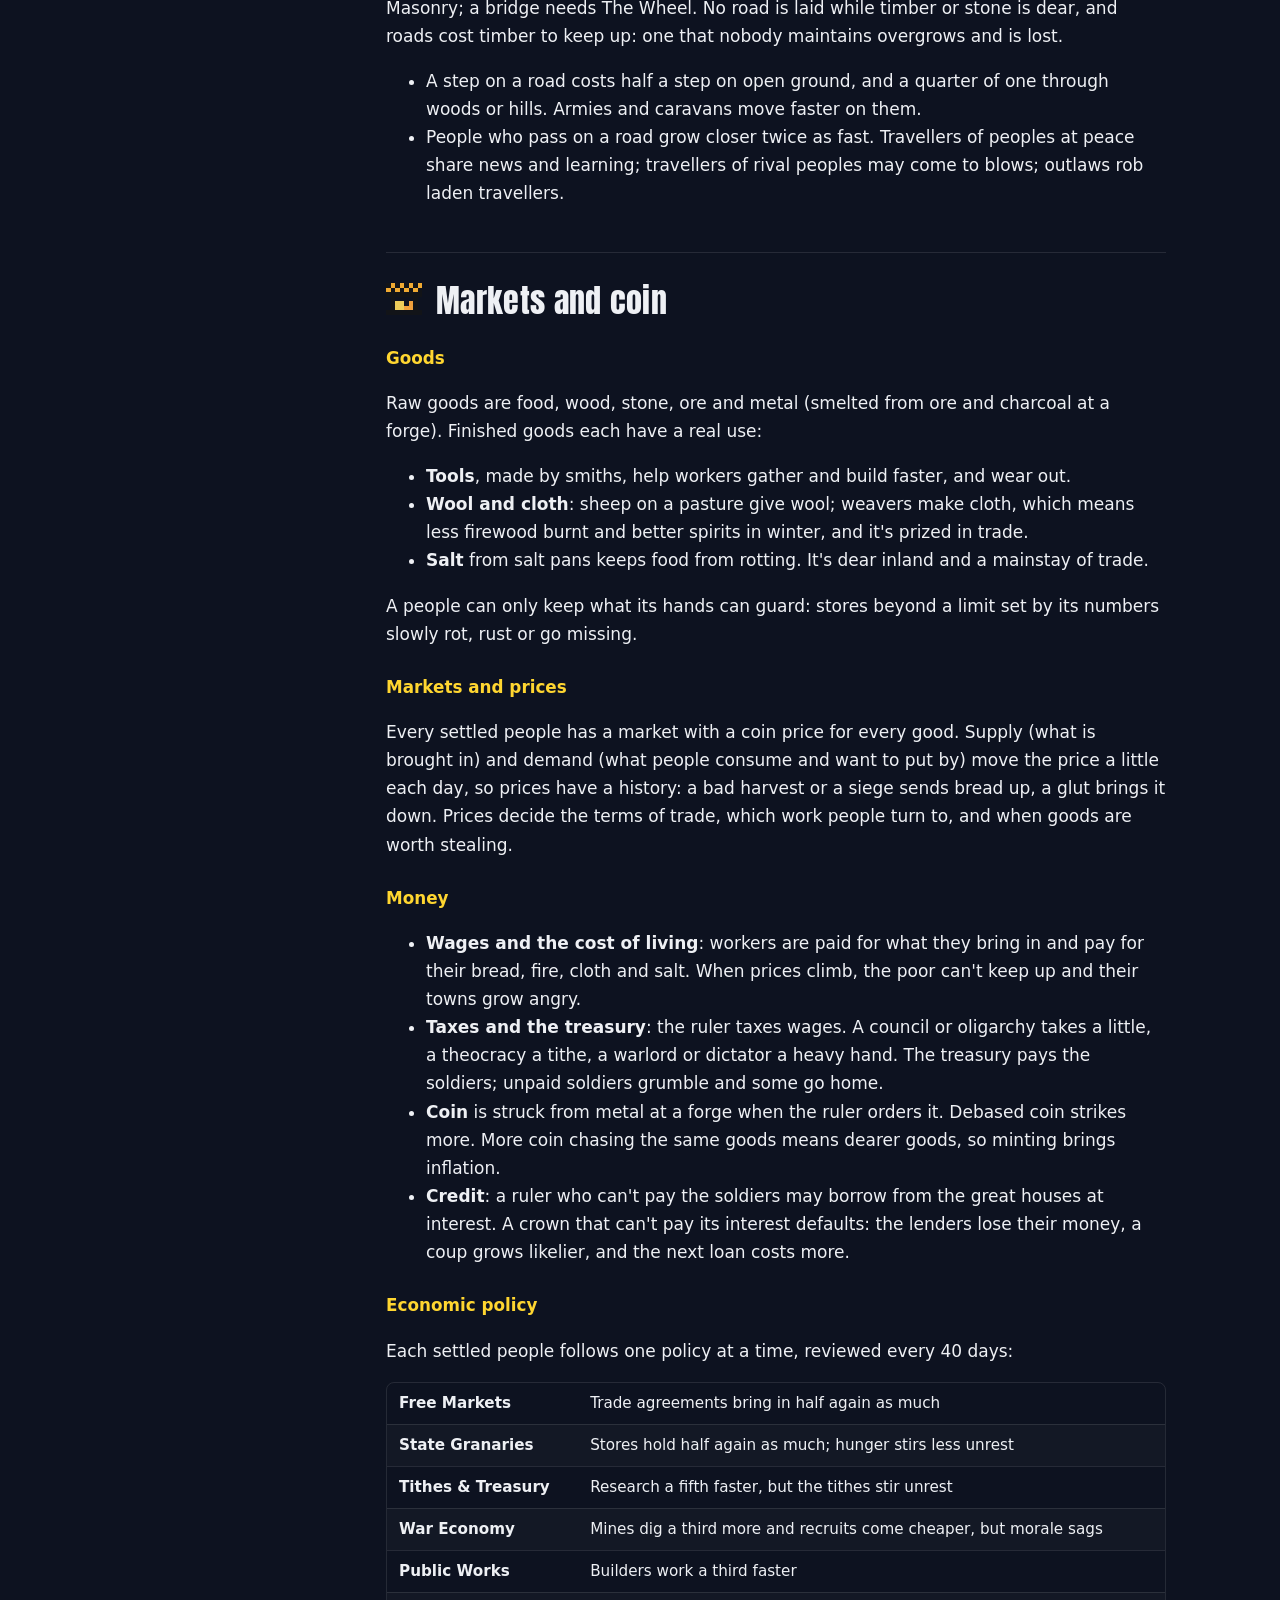
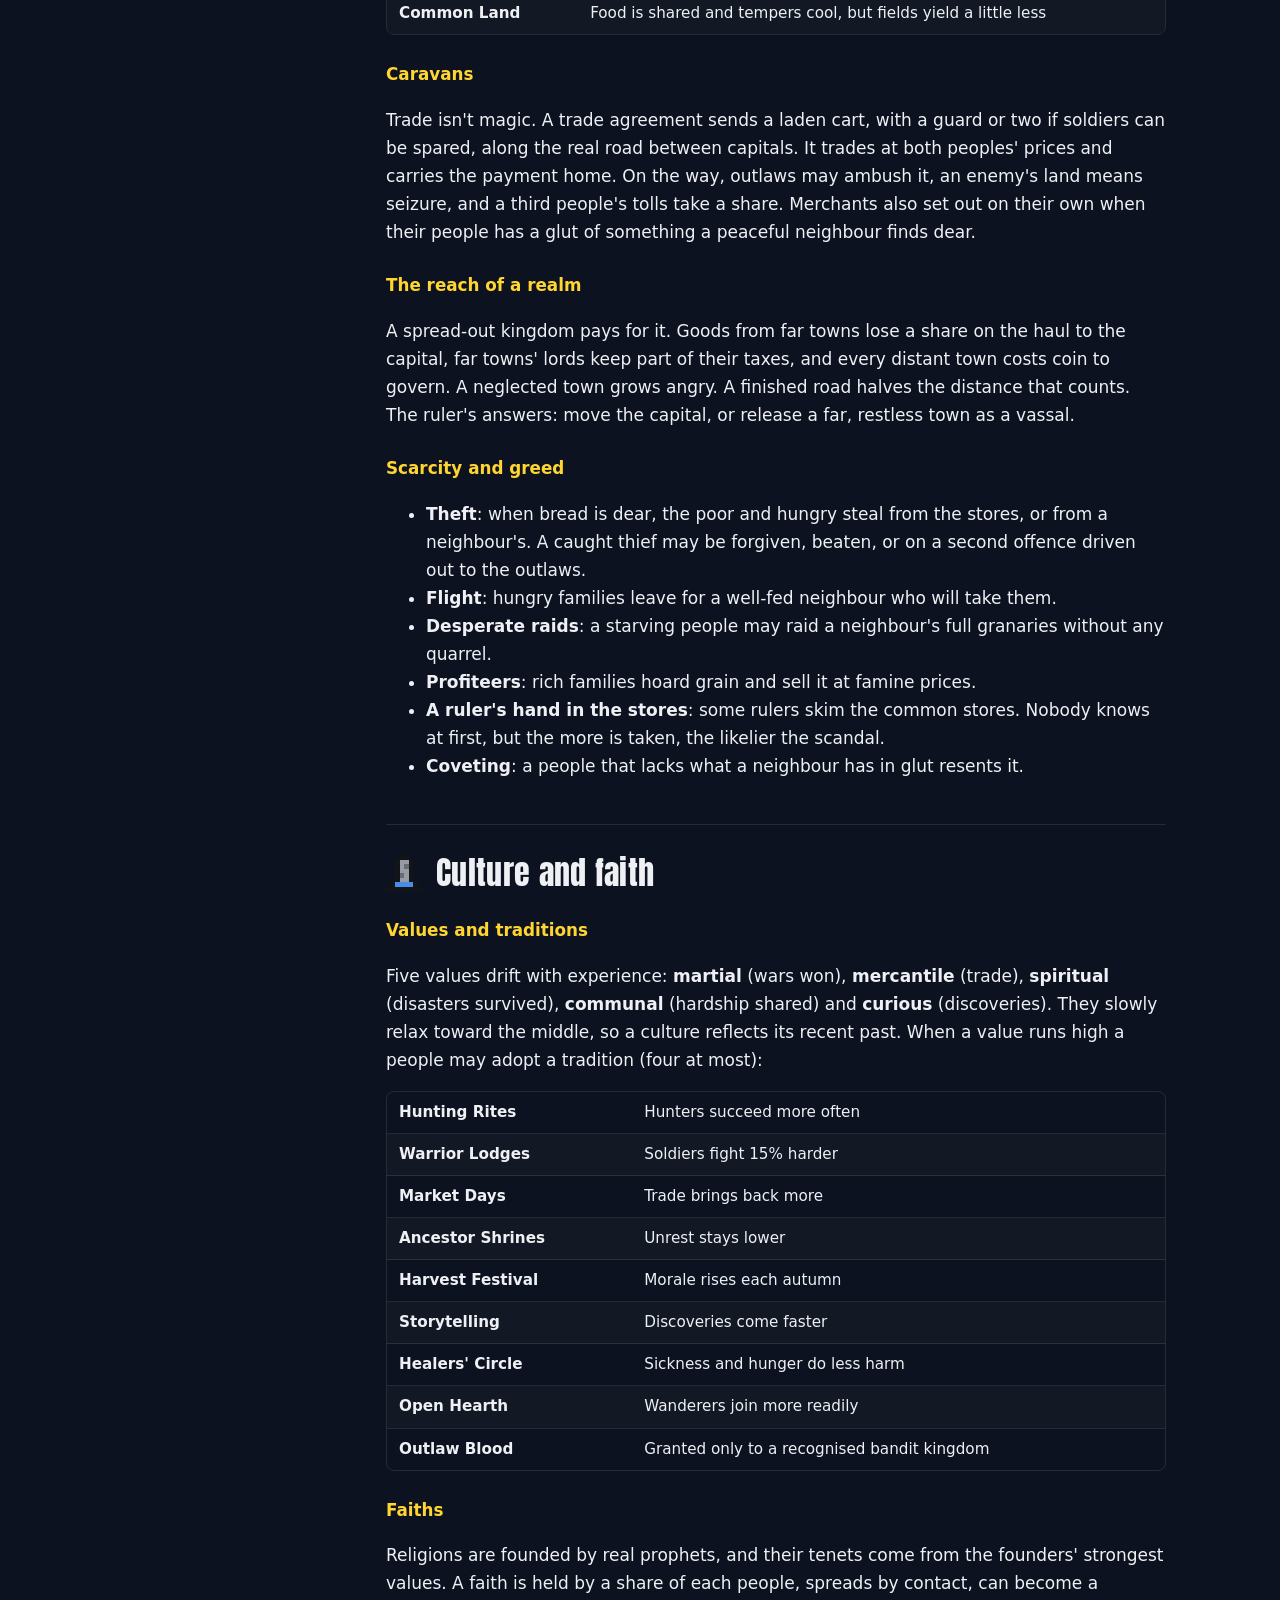
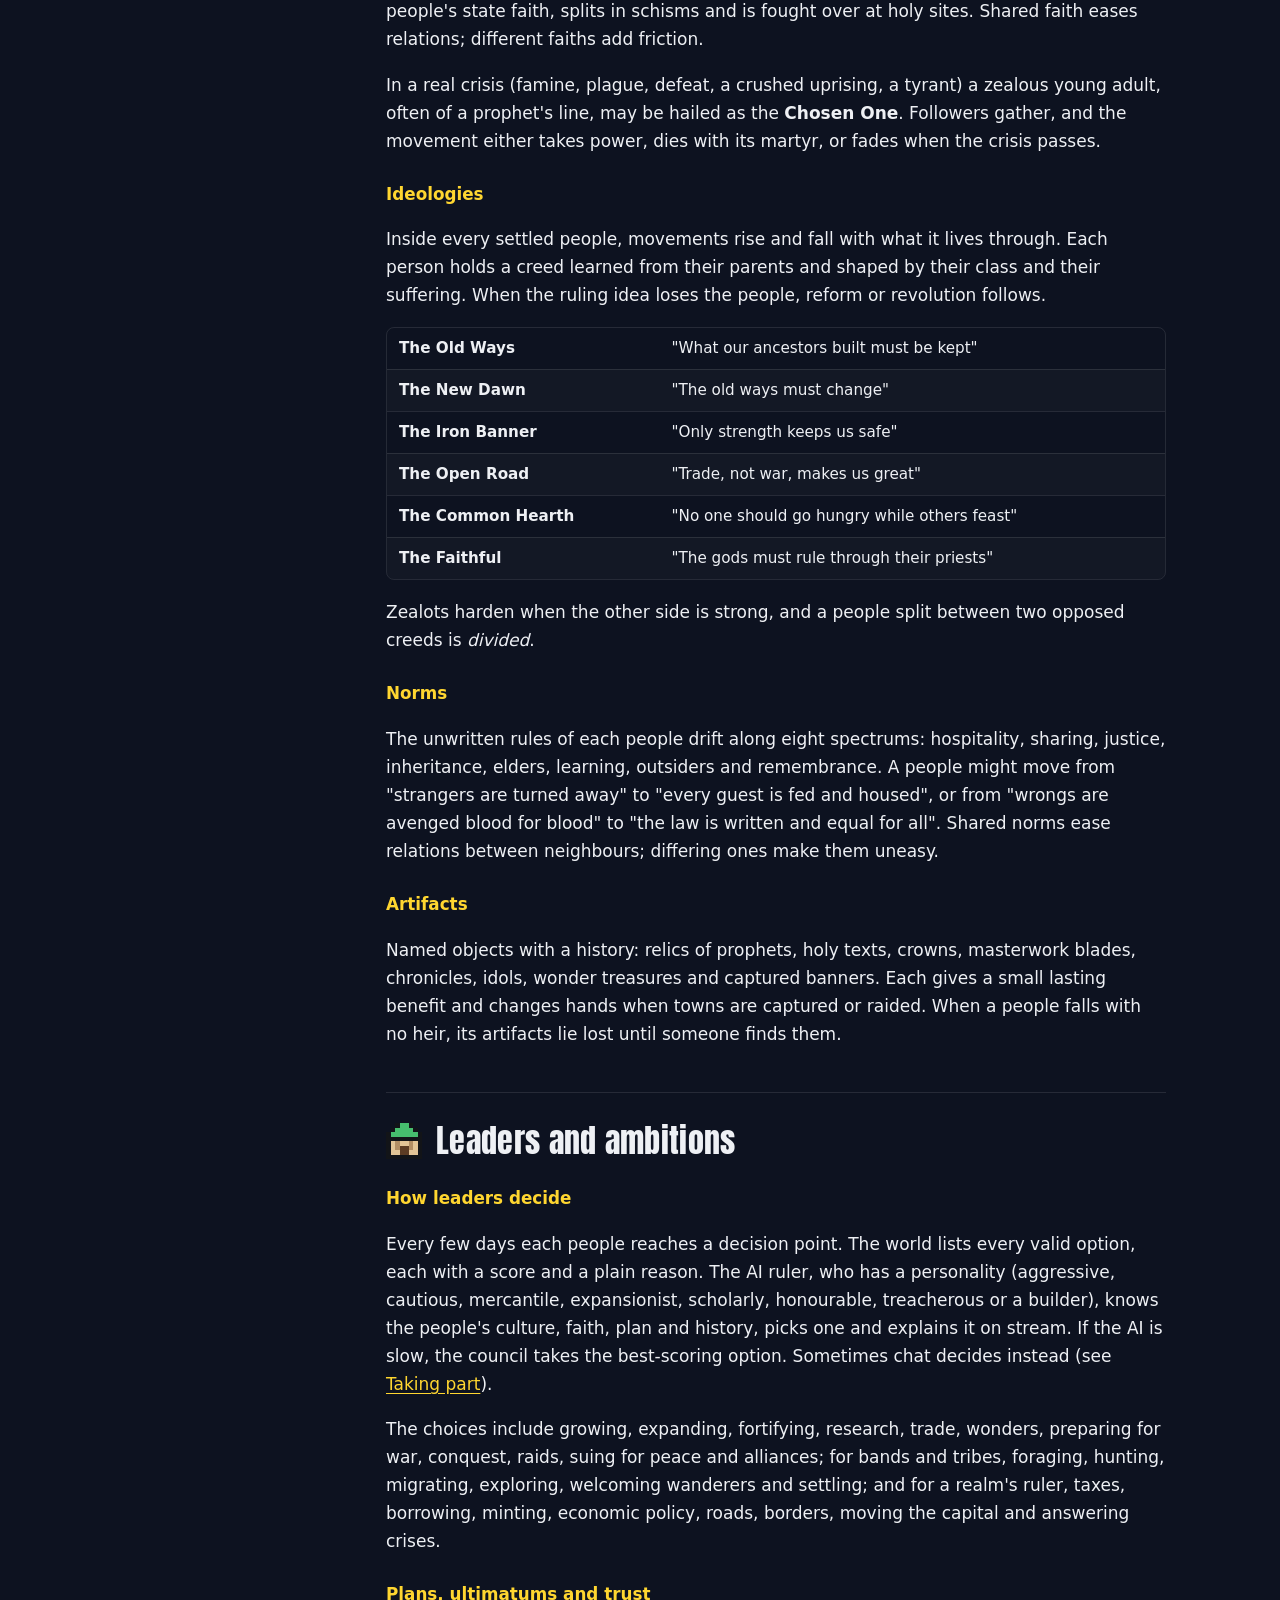
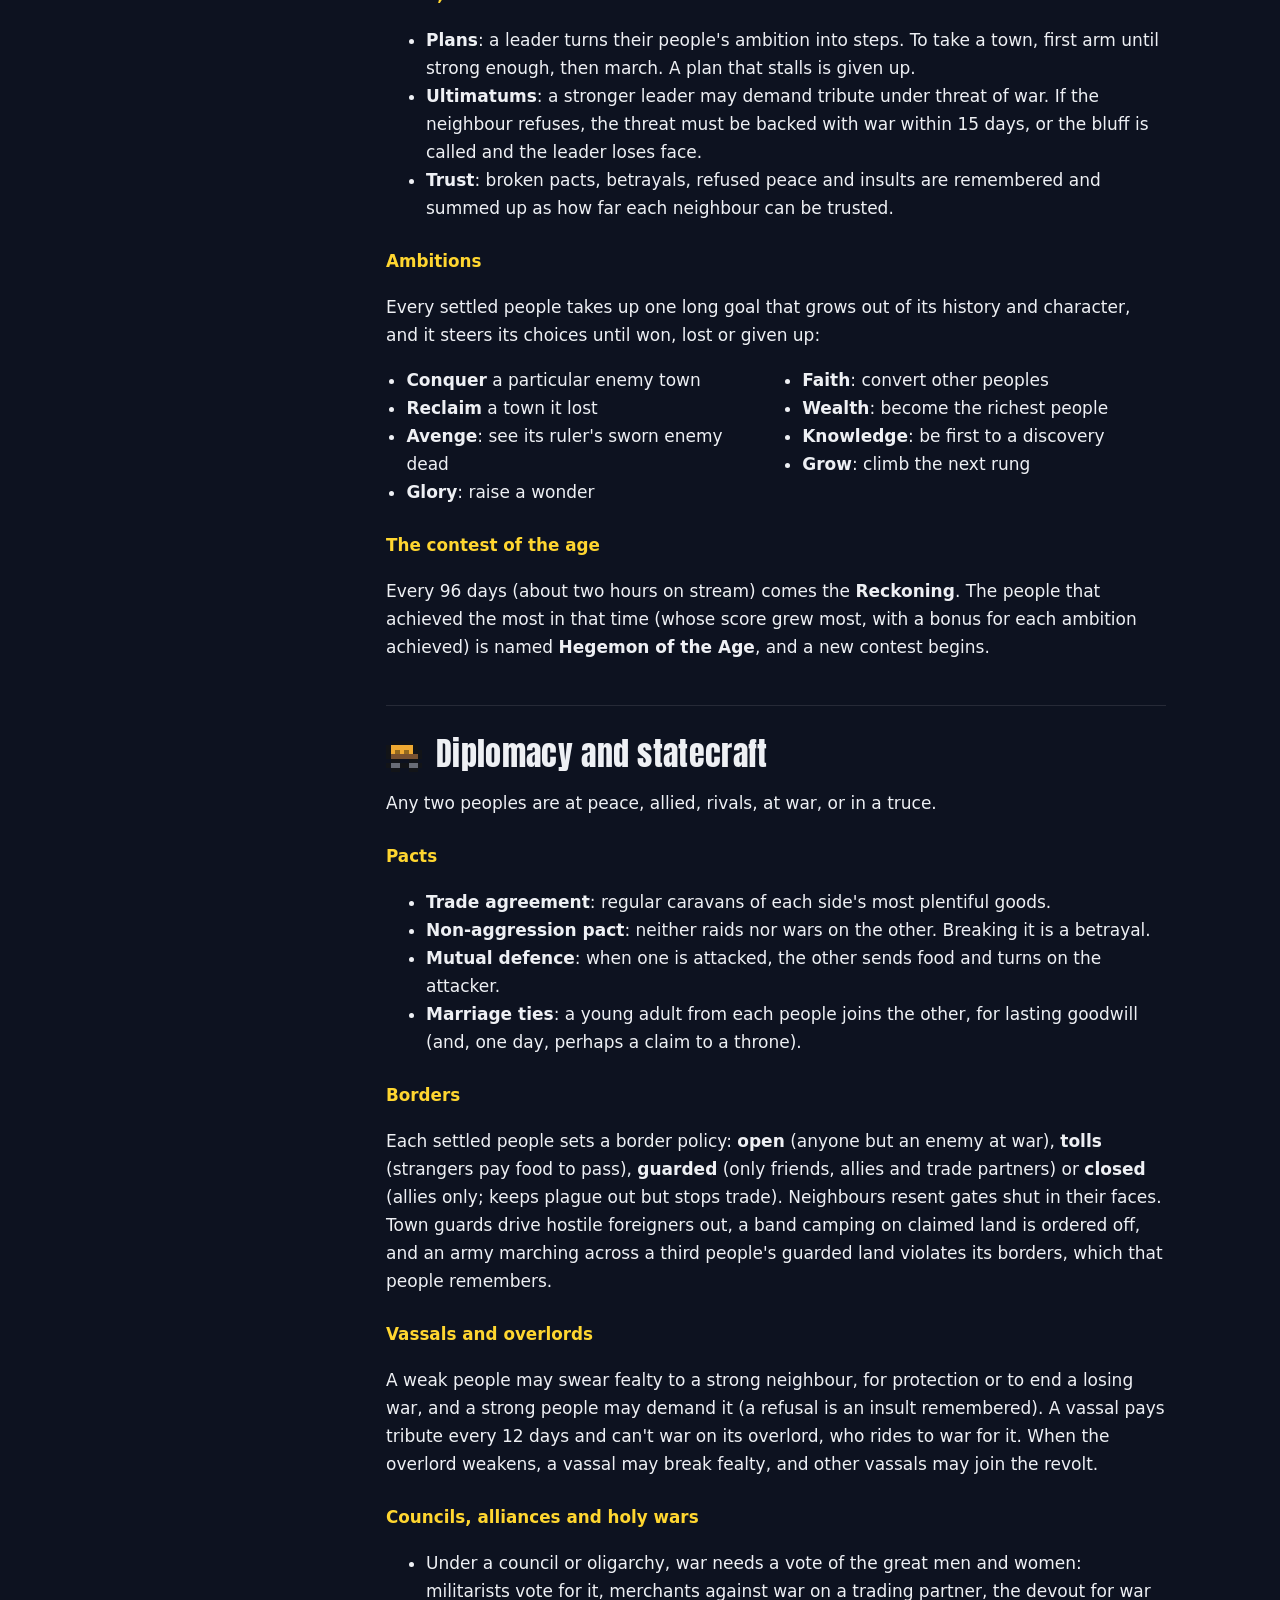
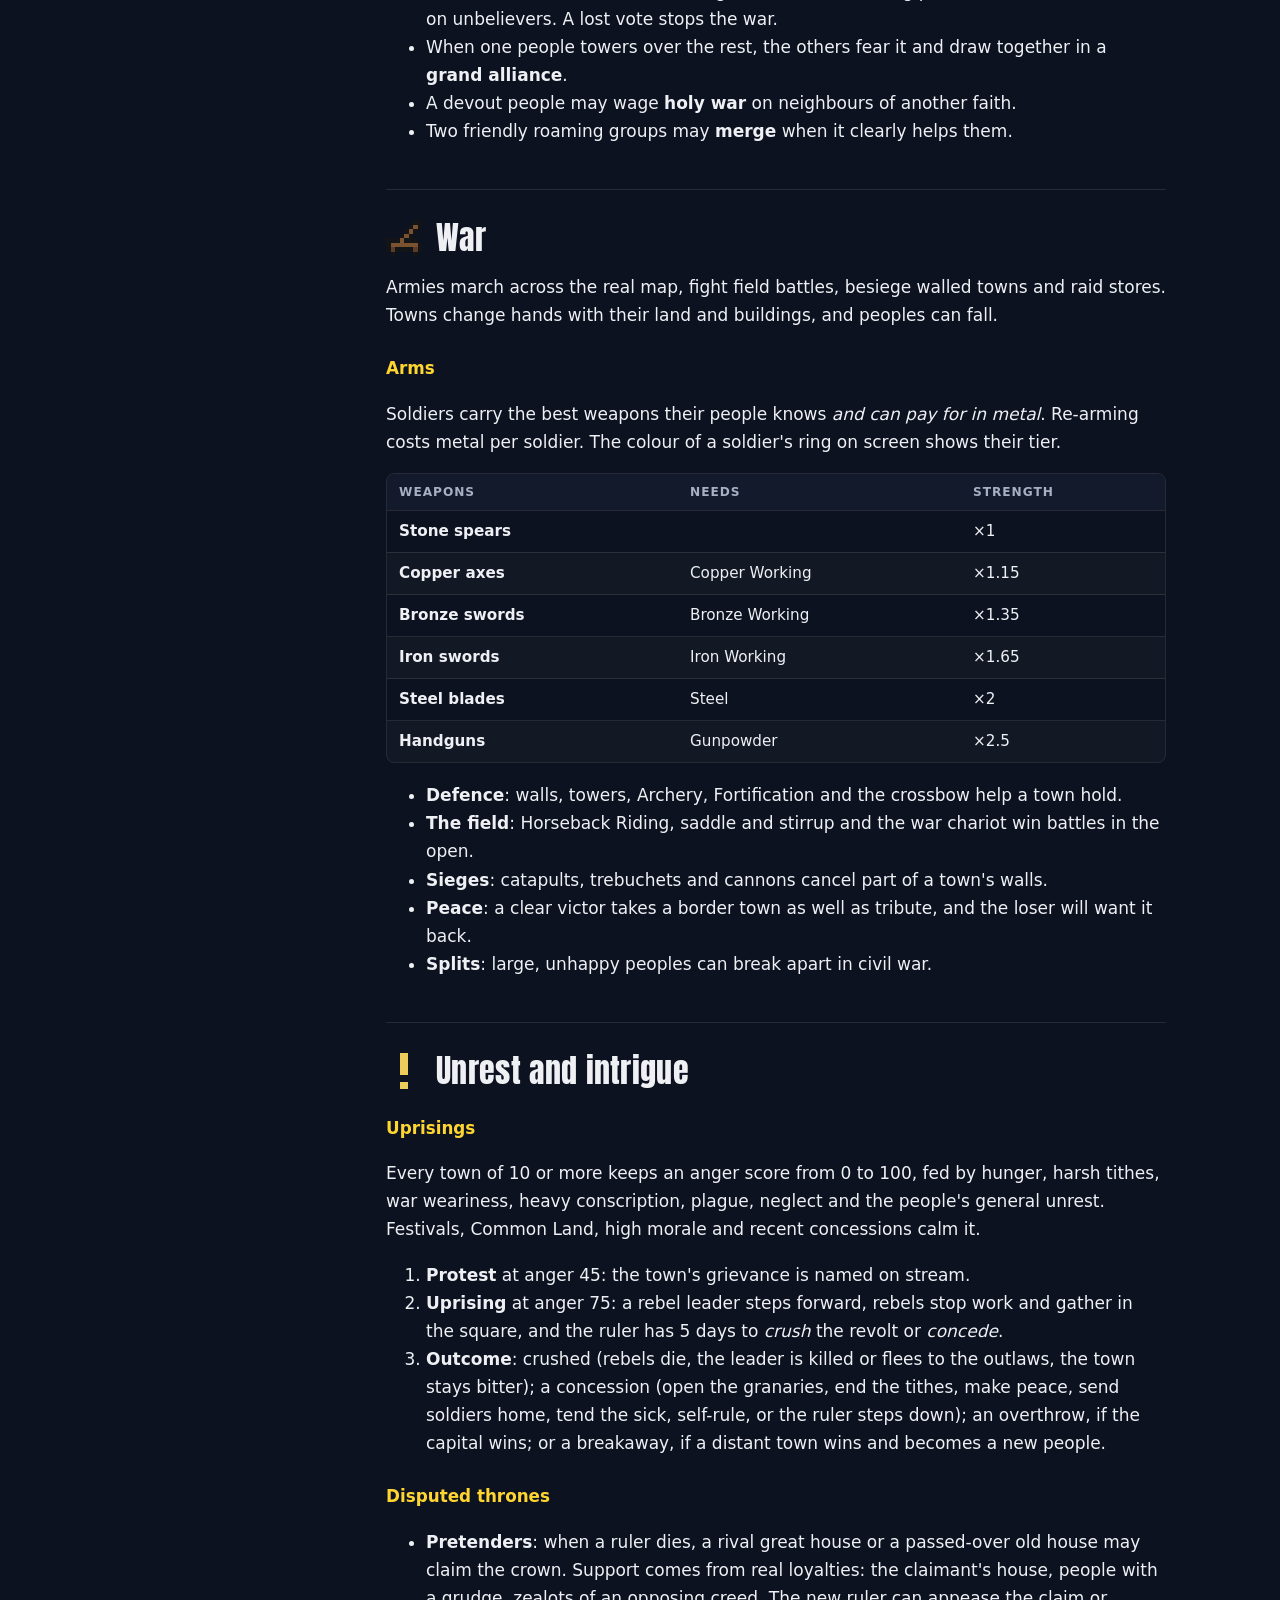
<file: guide.html>
<!doctype html>
<html lang="en">
<head>
<meta charset="utf-8"><meta name="viewport" content="width=device-width, initial-scale=1">
<title>The Rules of the Valley · CivLive</title>
<meta name="description" content="How the CivLive world works: the ladder from wanderers to empires, discovery, markets, faith, war, intrigue, outlaws, and how to take part from chat.">
<meta property="og:title" content="The Rules of the Valley · CivLive">
<meta property="og:description" content="How the CivLive world works: the ladder from wanderers to empires, discovery, markets, faith, war, intrigue, outlaws, and how to take part from chat.">
<meta property="og:image" content="https://rburns2810.github.io/ai-civilization-live-site/img/share.jpg">
<meta name="twitter:card" content="summary_large_image">
<meta name="theme-color" content="#0d1220">
<link rel="icon" type="image/png" href="img/favicon.png">
<link rel="apple-touch-icon" href="img/apple-touch-icon.png">
<link rel="preconnect" href="https://fonts.googleapis.com">
<link rel="preconnect" href="https://fonts.gstatic.com" crossorigin>
<link rel="stylesheet" href="https://fonts.googleapis.com/css2?family=Anton&display=swap">
<link rel="stylesheet" href="site.css">
</head>
<body>
<a class="skip" href="#main">Skip to content</a>
<header class="site-head"><div class="wrap">
  <a class="brand" href="index.html"><img class="pixel" src="img/favicon.png" alt="" width="28" height="28"><span>CIVLIVE</span></a>
  <nav class="nav" aria-label="Site"><a href="index.html">Home</a><a href="guide.html" aria-current="page">How it works</a><a href="about.html">About</a><a class="yt" href="https://www.youtube.com/@CivLive">Watch on YouTube</a></nav>
</div></header>

<div class="wrap guide-wrap">
<nav class="toc" aria-label="Contents">
  <details open>
  <summary>Contents</summary>
  <ol>
    <li><a href="#basics"><img class="pixel" src="img/sprites/campfire.png" alt="">The basics</a></li>
    <li><a href="#ladder"><img class="pixel" src="img/sprites/wonder.png" alt="">The ladder</a></li>
    <li><a href="#people"><img class="pixel" src="img/sprites/villager.png" alt="">People and lineage</a></li>
    <li><a href="#land"><img class="pixel" src="img/sprites/tree.png" alt="">Land and nature</a></li>
    <li><a href="#discovery"><img class="pixel" src="img/sprites/spark.png" alt="">Discovery and knowledge</a></li>
    <li><a href="#towns"><img class="pixel" src="img/sprites/home.png" alt="">Towns and roads</a></li>
    <li><a href="#economy"><img class="pixel" src="img/sprites/market.png" alt="">Markets and coin</a></li>
    <li><a href="#culture"><img class="pixel" src="img/sprites/obelisk.png" alt="">Culture and faith</a></li>
    <li><a href="#leaders"><img class="pixel" src="img/sprites/hall.png" alt="">Leaders and ambitions</a></li>
    <li><a href="#diplomacy"><img class="pixel" src="img/sprites/cart.png" alt="">Diplomacy and statecraft</a></li>
    <li><a href="#war"><img class="pixel" src="img/sprites/catapult.png" alt="">War</a></li>
    <li><a href="#turmoil"><img class="pixel" src="img/sprites/bang.png" alt="">Unrest and intrigue</a></li>
    <li><a href="#outlaws"><img class="pixel" src="img/sprites/banner.png" alt="">Outlaws</a></li>
    <li><a href="#beyond"><img class="pixel" src="img/sprites/ship.png" alt="">Pioneers and the sea</a></li>
    <li><a href="#stories"><img class="pixel" src="img/sprites/library.png" alt="">Storylines and legends</a></li>
    <li><a href="#chat"><img class="pixel" src="img/sprites/heart.png" alt="">Taking part from chat</a></li>
    <li><a href="#superchat"><img class="pixel" src="img/sprites/coin.png" alt="">Super Chats</a></li>
    <li><a href="#screen"><img class="pixel" src="img/sprites/sun.png" alt="">What's on screen</a></li>
  </ol>
  </details>
</nav>

<main id="main" class="rules">
<h1>The Rules of the Valley</h1>
<p class="tag">Everything that governs the CivLive world, from the first lone wanderers to the last
empire, and how you can take part from chat.</p>

<p class="lede">CivLive is a medieval civilization that runs by itself, live. No one scripts what
happens. Every war, famine, prophet and tyrant grows out of the rules below and the choices of the
people living under them. Storylines are followed, never invented.</p>

<!-- ============================================================ -->
<section id="basics">
<h2><img class="pixel" src="img/sprites/campfire.png" alt="">The basics</h2>
<ul>
<li><strong>The world persists.</strong> The valley is saved continuously. When a show ends, the
next one picks up exactly where it stopped, so every visit finds the world further along.</li>
<li><strong>Time.</strong> One game day lasts about 75 seconds. A year (four seasons) is about
15 minutes, and a generation is about 6 hours of streaming.</li>
<li><strong>It starts with nobody in charge.</strong> A new world begins as scattered lone
wanderers. Everything after that, from the first band to the first empire, has to be earned.</li>
<li><strong>Nothing is scripted.</strong> Even the drama is real. If the valley goes quiet for
about ten days, the world nudges something already in motion (a prepared army marches, an outlaw
band strikes, an avenger takes up a dagger), and whatever follows plays out by the ordinary
rules.</li>
<li><strong>The AI is real too.</strong> Each people's ruler is an AI with a personality. The
narration is AI-generated. When the AI is slow or unavailable, a rule-based council makes the
same kinds of choices.</li>
</ul>
</section>

<!-- ============================================================ -->
<section id="ladder">
<h2><img class="pixel" src="img/sprites/wonder.png" alt="">The ladder: wanderers to empires</h2>
<p>Every group sits on one rung of a ladder. Groups climb by growing, discovering and settling, and
they fall back when they lose towns or people. A group that loses every town goes back to
roaming.</p>
<div class="table-scroll">
<table>
<thead><tr><th>Stage</th><th>How a group gets there</th><th>What it brings</th></tr></thead>
<tbody>
<tr><td>Wanderers</td><td>The start: lone people across the land</td><td>Forage, hunt, roam, meet, bond and pair up</td></tr>
<tr><td><strong>Band</strong></td><td>3 or more wanderers bonded to each other</td><td>A name and colour, a camp, a shared store, and a leader who is one of its members</td></tr>
<tr><td><strong>Tribe</strong></td><td>12+ people who know <em>Fire</em> and <em>Language</em></td><td>A larger group, raids on others, a faith of its own</td></tr>
<tr><td><strong>Village</strong></td><td>A tribe that knows <em>Agriculture</em> and chooses to settle</td><td>Its first town: buildings, farms, land and a market</td></tr>
<tr><td><strong>Chiefdom</strong></td><td>2+ towns, or 45+ people</td><td>Armies, conquest and formal treaties</td></tr>
<tr><td><strong>Kingdom</strong></td><td>3+ towns, 75+ people, <em>Writing</em>, and 150 days as a chiefdom</td><td>Wonders, ages, and a chosen form of government</td></tr>
<tr><td><strong>Empire</strong></td><td>6+ towns and 130+ people</td><td>The top of the ladder</td></tr>
</tbody>
</table>
</div>
<p class="note">A stage is kept through small dips and lost only to a real decline. Bands split when
they outgrow themselves, and friendly roaming groups can merge.</p>

<h3>Government</h3>
<p>Bands are led by their elders, tribes and villages by a chieftain, chiefdoms by a chief. A
kingdom chooses a monarchy, a council or a theocracy according to its culture, and an empire is
ruled by an emperor. Events can change this: an oligarchy of the rich, a dictator who seizes power,
a warlord, or a council installed by revolution.</p>
</section>

<!-- ============================================================ -->
<section id="people">
<h2><img class="pixel" src="img/sprites/villager.png" alt="">People and lineage</h2>
<h3>Genes</h3>
<p>Everyone carries six inherited genes: <strong>strength</strong> (hunting, fighting, carrying),
<strong>endurance</strong> (cold, hunger, disease), <strong>intellect</strong> (discovery,
learning), <strong>sociability</strong> (bonding), <strong>fertility</strong> and
<strong>longevity</strong>. A child gets the average of its parents' genes plus a small mutation.
Hard winters, famine, war and plague take the less suited more often, so peoples really do drift:
a northern tribe can grow measurably hardier over the generations.</p>

<h3>Skills, bonds and families</h3>
<p>Seven skills (forage, hunt, build, craft, farm, fight, lore) improve with practice, faster with
intellect, and children start with a share of their parents'. People near each other grow bonds,
twice as fast when they meet on a road. Close bonds become partners, partners have children, and
every family line is tracked. Adulthood comes at 14, old age at 60.</p>

<h3>Trades</h3>
<p>In a settled people every adult follows a trade: farmer, herder, fisher, woodcutter, mason,
miner, smith, weaver, builder, merchant or scholar. A child coming of age usually takes up a
parent's trade, otherwise one the town needs. Some work needs its tradespeople: a forge makes tools
only as fast as there are smiths. Soldiers return to their trade when they're sent home.</p>

<h3>Wealth and class</h3>
<p>Workers are paid for what they bring home, wealth earns more wealth, and fortunes pass to
children. Partners share one household fortune, and the well-born prefer to marry their own kind.
From this come classes (noble, oligarch, merchant, commoner, poor, outcast), and a very unequal
people grows a grievance. A very unequal market kingdom can fall to an oligarchy.</p>

<h3>Reputation, houses and feuds</h3>
<ul>
<li><strong>Renown and infamy</strong> come from deeds. Enough of either earns an epithet from
what a person did most: "the Liberator", "the Butcher", "the Oathbreaker". Heroes have far more
renown than infamy; villains the reverse.</li>
<li><strong>Great houses</strong> are founded by anyone who makes their mark: a ruler, a prophet,
a rebel, an outlaw chief. Children inherit the more famous house of their two parents, so great
families and their rivalries last for generations.</li>
<li><strong>Succession</strong>: chiefs, monarchs, emperors, warlords and dictators pass power
down their house. Councils choose on merit and renown, theocracies the most devout, oligarchies the
richest.</li>
<li><strong>Blood feuds</strong>: when someone is killed, their partner and children swear
vengeance on whoever was responsible. Unsettled grudges pass to the next generation. An avenger is
likelier to lead a revolt, take an assassin's contract, or push their people to war.</li>
</ul>
</section>

<!-- ============================================================ -->
<section id="land">
<h2><img class="pixel" src="img/sprites/tree.png" alt="">Land and nature</h2>
<ul>
<li><strong>The land</strong> is generated from a seed: a valley ringed by mountains, with hills,
forests, marsh, lakes and rivers, set inside a much wider world of mainland, coasts, seas and
islands, with other cradles of wanderers far across the mainland.</li>
<li><strong>Climates</strong>: a cold northern taiga, a temperate heartland and a dry south, with
a soil fertility map. Long climate swings (cold or warm ages lasting hundreds of days) change
harvests and winters and push peoples to migrate.</li>
<li><strong>Seasons</strong>: autumn brings the richest harvest, and winter grows nothing and
bites hardest. Farms tire their soil unless watered or rested.</li>
<li><strong>Herds</strong> of deer and bison roam with the seasons, breed up to what the land
supports and flee hunters. A hunted-out region stays empty a long while.</li>
<li><strong>Wolves</strong> prey on herds and on people caught alone.</li>
<li><strong>Renewal</strong>: wild plants spread in spring and wear out under heavy foraging;
forests regrow; stone and ore wait in the hills, but every mine's vein is finite.</li>
<li><strong>Weather</strong>: clear days, rain, storms, snow, fog and heat. Rarer conditions
include droughts, bountiful years, festivals, fevers, wildfires and waves of migrants.</li>
<li><strong>Disasters</strong>: floods wreck farms and roads near rivers, earthquakes crack walls
near the hills, blizzards sweep the taiga, and locust swarms strip the fields.</li>
<li><strong>Plague</strong> starts in crowded, hungry or marshy towns and travels with traders
and armies. The sick can't work and may die; survivors are immune for a while. Medicine halves the
harm, and a quarantine stops trade and slows the spread.</li>
</ul>
</section>

<!-- ============================================================ -->
<section id="discovery">
<h2><img class="pixel" src="img/sprites/spark.png" alt="">Discovery and knowledge</h2>
<h3>Discovery by doing</h3>
<p>Early discoveries aren't bought. What people do every day makes a breakthrough likelier, faster
for clever people. Lone wanderers can discover things too and carry what they know. Peoples in
contact (neighbours at peace, trade partners) learn from each other.</p>
<div class="table-scroll">
<table>
<thead><tr><th>Discovery</th><th>Comes from</th><th>Effect</th></tr></thead>
<tbody>
<tr><td>Fire</td><td>Cold days, storms and wildfires seen</td><td>Warmth in winter; cooked food (+20% food)</td></tr>
<tr><td>Stone Tools</td><td>Gathering and stone work</td><td>Faster gathering and woodwork</td></tr>
<tr><td>Language</td><td>Time spent together</td><td>Bigger bands, teaching, and the road to a tribe</td></tr>
<tr><td>Foraging Lore</td><td>Foraging</td><td>More food from wild plants</td></tr>
<tr><td>Spears</td><td>Hunting (needs Stone Tools)</td><td>Hunts succeed twice as often; better fighters</td></tr>
<tr><td>Shelter</td><td>Woodwork (needs Stone Tools)</td><td>Protection from winter cold</td></tr>
<tr><td>Agriculture</td><td>Foraging the same patches (needs Foraging Lore, Stone Tools)</td><td>Farms, and a reason to settle</td></tr>
<tr><td>Herding</td><td>Hunting herds (needs Spears, Agriculture)</td><td>Steady food from tamed animals</td></tr>
<tr><td>Pottery</td><td>Settled life (needs Fire, Agriculture)</td><td>Food keeps longer; more storage</td></tr>
<tr><td>Weaving</td><td>Settled life (needs Agriculture)</td><td>Warm clothing and goods to trade</td></tr>
</tbody>
</table>
</div>

<h3>Research</h3>
<p>Settled peoples then research with knowledge, and only once the foundations are known.</p>
<div class="table-scroll">
<table class="compact">
<thead><tr><th>Technology</th><th>Needs</th><th>Effect</th></tr></thead>
<tbody>
<tr><td>Irrigation</td><td>Agriculture</td><td>Farms near water yield 30% more</td></tr>
<tr><td>Masonry</td><td>Stone Tools, Agriculture</td><td>Town walls; stone buildings cost less</td></tr>
<tr><td>Copper Working</td><td>Fire, Stone Tools</td><td>Forges smelt ore into metal; copper axes</td></tr>
<tr><td>Mining</td><td>Stone Tools, Copper Working</td><td>Half again as much ore and stone</td></tr>
<tr><td>Bronze Working</td><td>Copper Working, Pottery</td><td>Bronze swords: soldiers fight a third harder</td></tr>
<tr><td>Writing</td><td>Language, Pottery</td><td>More knowledge; treaties trusted more</td></tr>
<tr><td>The Wheel</td><td>Writing</td><td>Faster roads, bridges, markets</td></tr>
<tr><td>Sailing</td><td>Weaving</td><td>Fisheries catch 50% more</td></tr>
<tr><td>Archery</td><td>Spears, Weaving</td><td>Towns defend a fifth better</td></tr>
<tr><td>Horseback Riding</td><td>Herding</td><td>Faster armies that win more field battles</td></tr>
<tr><td>Medicine</td><td>Writing</td><td>Fevers and hunger do half the harm</td></tr>
<tr><td>Drainage</td><td>Irrigation</td><td>Marshes near towns become farmland</td></tr>
<tr><td>Iron Working</td><td>Bronze Working, Mining</td><td>Iron swords: two thirds harder</td></tr>
<tr><td>Fortification</td><td>Masonry</td><td>Walls and towers defend twice as well</td></tr>
<tr><td>Mathematics</td><td>Writing</td><td>Wonders need 25% less work</td></tr>
<tr><td>Engineering</td><td>The Wheel, Mathematics</td><td>Catapults; workshops</td></tr>
<tr><td>Optics</td><td>Mathematics, Pottery</td><td>Study yields a fifth more</td></tr>
<tr><td>Alchemy</td><td>Medicine, Mining</td><td>Sickness does less harm</td></tr>
<tr><td>Steel</td><td>Iron Working, Engineering</td><td>Steel blades: twice as hard</td></tr>
<tr><td>Navigation</td><td>Sailing, Optics</td><td>Bigger catches; ideas travel by water</td></tr>
<tr><td>Shipbuilding</td><td>Navigation, Engineering</td><td>Harbours, sea trade, island colonies (and pirates)</td></tr>
<tr><td>Printing</td><td>Writing, Engineering</td><td>Research half again as fast; inventions spread</td></tr>
<tr><td>Gunpowder</td><td>Alchemy, Steel</td><td>Cannons and handguns</td></tr>
<tr><td>Clockwork</td><td>Steel, Optics</td><td>Workshops twice as productive</td></tr>
</tbody>
</table>
</div>

<h3>Inventions</h3>
<p>Settled peoples with scholars invent things that fit their knowledge, their land and their needs:
a water wheel needs a river, terraces need hills, and war breeds weapons. Each invention is credited
to a named person, has a real effect, and is slowly copied by neighbours. An AI gives each one its
own name in its people's style. There are nearly thirty, among them:</p>
<ul class="cols">
<li>The plough (+15% farms)</li>
<li>The water wheel</li>
<li>The windmill</li>
<li>Irrigation canals</li>
<li>Terraced fields</li>
<li>Beekeeping</li>
<li>The loom (+30% trade)</li>
<li>Paper and the abacus</li>
<li>The aqueduct (less plague)</li>
<li>The lighthouse</li>
<li>The compass</li>
<li>The blast furnace</li>
<li>The printing press (+40% study)</li>
<li>The telescope</li>
<li>The mechanical clock</li>
<li>The crossbow</li>
<li>Chain mail and plate armour</li>
<li>Saddle and stirrup</li>
<li>The war chariot</li>
<li>Catapult, trebuchet and cannon</li>
<li>Fireworks</li>
</ul>

<h3>Ages and wonders</h3>
<p>The valley moves through ages: Wanderers, Bands, Fire, Tribes, Villages, Chiefdoms, Kingdoms,
then the Bronze, Iron and Classical Ages, the Age of Steel, the Age of Printing and the Age of
Invention. From the Age of Kingdoms on, each age has a wonder to raise: the Great Obelisk, the Grand
Library, the Sky Garden, the Colossus, the Great Cathedral, the Grand Observatory and the Great
Clocktower. The first people to finish one earns extra glory.</p>
</section>

<!-- ============================================================ -->
<section id="towns">
<h2><img class="pixel" src="img/sprites/home.png" alt="">Towns and roads</h2>
<h3>Buildings</h3>
<div class="table-scroll">
<table class="compact">
<thead><tr><th>Building</th><th>Cost</th><th>Needs</th></tr></thead>
<tbody>
<tr><td>Hall</td><td>120 wood, 40 stone</td><td></td></tr>
<tr><td>Home (houses 4)</td><td>50 wood</td><td></td></tr>
<tr><td>Farm</td><td>25 wood</td><td></td></tr>
<tr><td>Storehouse</td><td>40 wood, 30 stone</td><td></td></tr>
<tr><td>Tower</td><td>30 wood, 60 stone</td><td></td></tr>
<tr><td>Mine</td><td>40 wood</td><td></td></tr>
<tr><td>Fishery</td><td>40 wood</td><td></td></tr>
<tr><td>Library</td><td>60 wood, 40 stone</td><td></td></tr>
<tr><td>Barracks</td><td>60 wood, 40 stone</td><td></td></tr>
<tr><td>Pasture</td><td>30 wood</td><td>Herding</td></tr>
<tr><td>Salt pan</td><td>20 wood, 20 stone</td><td>Pottery</td></tr>
<tr><td>Market</td><td>60 wood, 30 stone</td><td>The Wheel</td></tr>
<tr><td>Walls</td><td>150 stone</td><td>Masonry</td></tr>
<tr><td>Forge</td><td>60 wood, 40 stone</td><td>Copper Working</td></tr>
<tr><td>Workshop</td><td>80 wood, 60 stone, 20 metal</td><td>Engineering</td></tr>
<tr><td>Harbour</td><td>100 wood, 40 stone</td><td>Shipbuilding</td></tr>
<tr><td>Wonder</td><td>500 wood, 500 stone, and a great deal of work</td><td>The current age</td></tr>
</tbody>
</table>
</div>

<h3>Towns stay the size of their people</h3>
<ul>
<li>A town with fewer than 4 residents for 15 days sees its last families move to their people's
nearest town, and it is abandoned.</li>
<li>A town left empty for 10 days returns to the wild, leaving a named ruin on the map. A people's
last town is never abandoned this way.</li>
<li>Buildings beyond what a town can use or keep up fall into ruin one by one.</li>
<li>If a capital empties or dwindles while another town thrives, the capital moves.</li>
</ul>

<h3>Roads</h3>
<p>Roads are built, not trodden. A settled people with more than one town plans a network linking
each town back toward the capital along the easiest ground, sparing the woods where it can. Builders
lay it a stretch at a time in timber, and in stone once they know Masonry; a bridge needs The Wheel.
No road is laid while timber or stone is dear, and roads cost timber to keep up: one that nobody
maintains overgrows and is lost.</p>
<ul>
<li>A step on a road costs half a step on open ground, and a quarter of one through woods or
hills. Armies and caravans move faster on them.</li>
<li>People who pass on a road grow closer twice as fast. Travellers of peoples at peace share news
and learning; travellers of rival peoples may come to blows; outlaws rob laden travellers.</li>
</ul>
</section>

<!-- ============================================================ -->
<section id="economy">
<h2><img class="pixel" src="img/sprites/market.png" alt="">Markets and coin</h2>
<h3>Goods</h3>
<p>Raw goods are food, wood, stone, ore and metal (smelted from ore and charcoal at a forge).
Finished goods each have a real use:</p>
<ul>
<li><strong>Tools</strong>, made by smiths, help workers gather and build faster, and wear out.</li>
<li><strong>Wool and cloth</strong>: sheep on a pasture give wool; weavers make cloth, which
means less firewood burnt and better spirits in winter, and it's prized in trade.</li>
<li><strong>Salt</strong> from salt pans keeps food from rotting. It's dear inland and a mainstay
of trade.</li>
</ul>
<p>A people can only keep what its hands can guard: stores beyond a limit set by its numbers slowly
rot, rust or go missing.</p>

<h3>Markets and prices</h3>
<p>Every settled people has a market with a coin price for every good. Supply (what is brought in)
and demand (what people consume and want to put by) move the price a little each day, so prices
have a history: a bad harvest or a siege sends bread up, a glut brings it down. Prices decide the
terms of trade, which work people turn to, and when goods are worth stealing.</p>

<h3>Money</h3>
<ul>
<li><strong>Wages and the cost of living</strong>: workers are paid for what they bring in and pay
for their bread, fire, cloth and salt. When prices climb, the poor can't keep up and their towns grow
angry.</li>
<li><strong>Taxes and the treasury</strong>: the ruler taxes wages. A council or oligarchy takes a
little, a theocracy a tithe, a warlord or dictator a heavy hand. The treasury pays the soldiers;
unpaid soldiers grumble and some go home.</li>
<li><strong>Coin</strong> is struck from metal at a forge when the ruler orders it. Debased coin
strikes more. More coin chasing the same goods means dearer goods, so minting brings inflation.</li>
<li><strong>Credit</strong>: a ruler who can't pay the soldiers may borrow from the great houses at
interest. A crown that can't pay its interest defaults: the lenders lose their money, a coup grows
likelier, and the next loan costs more.</li>
</ul>

<h3>Economic policy</h3>
<p>Each settled people follows one policy at a time, reviewed every 40 days:</p>
<div class="table-scroll">
<table class="compact">
<tbody>
<tr><td>Free Markets</td><td>Trade agreements bring in half again as much</td></tr>
<tr><td>State Granaries</td><td>Stores hold half again as much; hunger stirs less unrest</td></tr>
<tr><td>Tithes &amp; Treasury</td><td>Research a fifth faster, but the tithes stir unrest</td></tr>
<tr><td>War Economy</td><td>Mines dig a third more and recruits come cheaper, but morale sags</td></tr>
<tr><td>Public Works</td><td>Builders work a third faster</td></tr>
<tr><td>Common Land</td><td>Food is shared and tempers cool, but fields yield a little less</td></tr>
</tbody>
</table>
</div>

<h3>Caravans</h3>
<p>Trade isn't magic. A trade agreement sends a laden cart, with a guard or two if soldiers can be
spared, along the real road between capitals. It trades at both peoples' prices and carries the
payment home. On the way, outlaws may ambush it, an enemy's land means seizure, and a third people's
tolls take a share. Merchants also set out on their own when their people has a glut of something a
peaceful neighbour finds dear.</p>

<h3>The reach of a realm</h3>
<p>A spread-out kingdom pays for it. Goods from far towns lose a share on the haul to the capital,
far towns' lords keep part of their taxes, and every distant town costs coin to govern. A neglected
town grows angry. A finished road halves the distance that counts. The ruler's answers: move the
capital, or release a far, restless town as a vassal.</p>

<h3>Scarcity and greed</h3>
<ul>
<li><strong>Theft</strong>: when bread is dear, the poor and hungry steal from the stores, or
from a neighbour's. A caught thief may be forgiven, beaten, or on a second offence driven out to
the outlaws.</li>
<li><strong>Flight</strong>: hungry families leave for a well-fed neighbour who will take them.</li>
<li><strong>Desperate raids</strong>: a starving people may raid a neighbour's full granaries
without any quarrel.</li>
<li><strong>Profiteers</strong>: rich families hoard grain and sell it at famine prices.</li>
<li><strong>A ruler's hand in the stores</strong>: some rulers skim the common stores. Nobody
knows at first, but the more is taken, the likelier the scandal.</li>
<li><strong>Coveting</strong>: a people that lacks what a neighbour has in glut resents it.</li>
</ul>
</section>

<!-- ============================================================ -->
<section id="culture">
<h2><img class="pixel" src="img/sprites/obelisk.png" alt="">Culture and faith</h2>
<h3>Values and traditions</h3>
<p>Five values drift with experience: <strong>martial</strong> (wars won),
<strong>mercantile</strong> (trade), <strong>spiritual</strong> (disasters survived),
<strong>communal</strong> (hardship shared) and <strong>curious</strong> (discoveries). They
slowly relax toward the middle, so a culture reflects its recent past. When a value runs high a
people may adopt a tradition (four at most):</p>
<div class="table-scroll">
<table class="compact">
<tbody>
<tr><td>Hunting Rites</td><td>Hunters succeed more often</td></tr>
<tr><td>Warrior Lodges</td><td>Soldiers fight 15% harder</td></tr>
<tr><td>Market Days</td><td>Trade brings back more</td></tr>
<tr><td>Ancestor Shrines</td><td>Unrest stays lower</td></tr>
<tr><td>Harvest Festival</td><td>Morale rises each autumn</td></tr>
<tr><td>Storytelling</td><td>Discoveries come faster</td></tr>
<tr><td>Healers' Circle</td><td>Sickness and hunger do less harm</td></tr>
<tr><td>Open Hearth</td><td>Wanderers join more readily</td></tr>
<tr><td>Outlaw Blood</td><td>Granted only to a recognised bandit kingdom</td></tr>
</tbody>
</table>
</div>

<h3>Faiths</h3>
<p>Religions are founded by real prophets, and their tenets come from the founders' strongest
values. A faith is held by a share of each people, spreads by contact, can become a people's state
faith, splits in schisms and is fought over at holy sites. Shared faith eases relations; different
faiths add friction.</p>
<p>In a real crisis (famine, plague, defeat, a crushed uprising, a tyrant) a zealous young adult,
often of a prophet's line, may be hailed as the <strong>Chosen One</strong>. Followers gather, and
the movement either takes power, dies with its martyr, or fades when the crisis passes.</p>

<h3>Ideologies</h3>
<p>Inside every settled people, movements rise and fall with what it lives through. Each person
holds a creed learned from their parents and shaped by their class and their suffering. When the
ruling idea loses the people, reform or revolution follows.</p>
<div class="table-scroll">
<table class="compact">
<tbody>
<tr><td>The Old Ways</td><td>"What our ancestors built must be kept"</td></tr>
<tr><td>The New Dawn</td><td>"The old ways must change"</td></tr>
<tr><td>The Iron Banner</td><td>"Only strength keeps us safe"</td></tr>
<tr><td>The Open Road</td><td>"Trade, not war, makes us great"</td></tr>
<tr><td>The Common Hearth</td><td>"No one should go hungry while others feast"</td></tr>
<tr><td>The Faithful</td><td>"The gods must rule through their priests"</td></tr>
</tbody>
</table>
</div>
<p>Zealots harden when the other side is strong, and a people split between two opposed creeds is
<em>divided</em>.</p>

<h3>Norms</h3>
<p>The unwritten rules of each people drift along eight spectrums: hospitality, sharing, justice,
inheritance, elders, learning, outsiders and remembrance. A people might move from "strangers are
turned away" to "every guest is fed and housed", or from "wrongs are avenged blood for blood" to
"the law is written and equal for all". Shared norms ease relations between neighbours; differing
ones make them uneasy.</p>

<h3>Artifacts</h3>
<p>Named objects with a history: relics of prophets, holy texts, crowns, masterwork blades,
chronicles, idols, wonder treasures and captured banners. Each gives a small lasting benefit and
changes hands when towns are captured or raided. When a people falls with no heir, its artifacts lie
lost until someone finds them.</p>
</section>

<!-- ============================================================ -->
<section id="leaders">
<h2><img class="pixel" src="img/sprites/hall.png" alt="">Leaders and ambitions</h2>
<h3>How leaders decide</h3>
<p>Every few days each people reaches a decision point. The world lists every valid option, each
with a score and a plain reason. The AI ruler, who has a personality (aggressive, cautious,
mercantile, expansionist, scholarly, honourable, treacherous or a builder), knows the people's
culture, faith, plan and history, picks one and explains it on stream. If the AI is slow, the
council takes the best-scoring option. Sometimes chat decides instead (see
<a href="#chat">Taking part</a>).</p>
<p>The choices include growing, expanding, fortifying, research, trade, wonders, preparing for war,
conquest, raids, suing for peace and alliances; for bands and tribes, foraging, hunting, migrating,
exploring, welcoming wanderers and settling; and for a realm's ruler, taxes, borrowing, minting,
economic policy, roads, borders, moving the capital and answering crises.</p>

<h3>Plans, ultimatums and trust</h3>
<ul>
<li><strong>Plans</strong>: a leader turns their people's ambition into steps. To take a town,
first arm until strong enough, then march. A plan that stalls is given up.</li>
<li><strong>Ultimatums</strong>: a stronger leader may demand tribute under threat of war. If the
neighbour refuses, the threat must be backed with war within 15 days, or the bluff is called and the
leader loses face.</li>
<li><strong>Trust</strong>: broken pacts, betrayals, refused peace and insults are remembered and
summed up as how far each neighbour can be trusted.</li>
</ul>

<h3>Ambitions</h3>
<p>Every settled people takes up one long goal that grows out of its history and character, and it
steers its choices until won, lost or given up:</p>
<ul class="cols">
<li><strong>Conquer</strong> a particular enemy town</li>
<li><strong>Reclaim</strong> a town it lost</li>
<li><strong>Avenge</strong>: see its ruler's sworn enemy dead</li>
<li><strong>Glory</strong>: raise a wonder</li>
<li><strong>Faith</strong>: convert other peoples</li>
<li><strong>Wealth</strong>: become the richest people</li>
<li><strong>Knowledge</strong>: be first to a discovery</li>
<li><strong>Grow</strong>: climb the next rung</li>
</ul>

<h3>The contest of the age</h3>
<p>Every 96 days (about two hours on stream) comes the <strong>Reckoning</strong>. The people that
achieved the most in that time (whose score grew most, with a bonus for each ambition achieved) is
named <strong>Hegemon of the Age</strong>, and a new contest begins.</p>
</section>

<!-- ============================================================ -->
<section id="diplomacy">
<h2><img class="pixel" src="img/sprites/cart.png" alt="">Diplomacy and statecraft</h2>
<p>Any two peoples are at peace, allied, rivals, at war, or in a truce.</p>
<h3>Pacts</h3>
<ul>
<li><strong>Trade agreement</strong>: regular caravans of each side's most plentiful goods.</li>
<li><strong>Non-aggression pact</strong>: neither raids nor wars on the other. Breaking it is a
betrayal.</li>
<li><strong>Mutual defence</strong>: when one is attacked, the other sends food and turns on the
attacker.</li>
<li><strong>Marriage ties</strong>: a young adult from each people joins the other, for lasting
goodwill (and, one day, perhaps a claim to a throne).</li>
</ul>

<h3>Borders</h3>
<p>Each settled people sets a border policy: <strong>open</strong> (anyone but an enemy at war),
<strong>tolls</strong> (strangers pay food to pass), <strong>guarded</strong> (only friends,
allies and trade partners) or <strong>closed</strong> (allies only; keeps plague out but stops
trade). Neighbours resent gates shut in their faces. Town guards drive hostile foreigners out, a band
camping on claimed land is ordered off, and an army marching across a third people's guarded land
violates its borders, which that people remembers.</p>

<h3>Vassals and overlords</h3>
<p>A weak people may swear fealty to a strong neighbour, for protection or to end a losing war, and a
strong people may demand it (a refusal is an insult remembered). A vassal pays tribute every 12 days
and can't war on its overlord, who rides to war for it. When the overlord weakens, a vassal may break
fealty, and other vassals may join the revolt.</p>

<h3>Councils, alliances and holy wars</h3>
<ul>
<li>Under a council or oligarchy, war needs a vote of the great men and women: militarists vote
for it, merchants against war on a trading partner, the devout for war on unbelievers. A lost vote
stops the war.</li>
<li>When one people towers over the rest, the others fear it and draw together in a
<strong>grand alliance</strong>.</li>
<li>A devout people may wage <strong>holy war</strong> on neighbours of another faith.</li>
<li>Two friendly roaming groups may <strong>merge</strong> when it clearly helps them.</li>
</ul>
</section>

<!-- ============================================================ -->
<section id="war">
<h2><img class="pixel" src="img/sprites/catapult.png" alt="">War</h2>
<p>Armies march across the real map, fight field battles, besiege walled towns and raid stores.
Towns change hands with their land and buildings, and peoples can fall.</p>
<h3>Arms</h3>
<p>Soldiers carry the best weapons their people knows <em>and can pay for in metal</em>.
Re-arming costs metal per soldier. The colour of a soldier's ring on screen shows their tier.</p>
<div class="table-scroll">
<table class="compact">
<thead><tr><th>Weapons</th><th>Needs</th><th>Strength</th></tr></thead>
<tbody>
<tr><td>Stone spears</td><td></td><td>×1</td></tr>
<tr><td>Copper axes</td><td>Copper Working</td><td>×1.15</td></tr>
<tr><td>Bronze swords</td><td>Bronze Working</td><td>×1.35</td></tr>
<tr><td>Iron swords</td><td>Iron Working</td><td>×1.65</td></tr>
<tr><td>Steel blades</td><td>Steel</td><td>×2</td></tr>
<tr><td>Handguns</td><td>Gunpowder</td><td>×2.5</td></tr>
</tbody>
</table>
</div>
<ul>
<li><strong>Defence</strong>: walls, towers, Archery, Fortification and the crossbow help a town
hold.</li>
<li><strong>The field</strong>: Horseback Riding, saddle and stirrup and the war chariot win
battles in the open.</li>
<li><strong>Sieges</strong>: catapults, trebuchets and cannons cancel part of a town's walls.</li>
<li><strong>Peace</strong>: a clear victor takes a border town as well as tribute, and the loser
will want it back.</li>
<li><strong>Splits</strong>: large, unhappy peoples can break apart in civil war.</li>
</ul>
</section>

<!-- ============================================================ -->
<section id="turmoil">
<h2><img class="pixel" src="img/sprites/bang.png" alt="">Unrest and intrigue</h2>
<h3>Uprisings</h3>
<p>Every town of 10 or more keeps an anger score from 0 to 100, fed by hunger, harsh tithes, war
weariness, heavy conscription, plague, neglect and the people's general unrest. Festivals, Common
Land, high morale and recent concessions calm it.</p>
<ol>
<li><strong>Protest</strong> at anger 45: the town's grievance is named on stream.</li>
<li><strong>Uprising</strong> at anger 75: a rebel leader steps forward, rebels stop work and
gather in the square, and the ruler has 5 days to <em>crush</em> the revolt or
<em>concede</em>.</li>
<li><strong>Outcome</strong>: crushed (rebels die, the leader is killed or flees to the outlaws,
the town stays bitter); a concession (open the granaries, end the tithes, make peace, send soldiers
home, tend the sick, self-rule, or the ruler steps down); an overthrow, if the capital wins; or a
breakaway, if a distant town wins and becomes a new people.</li>
</ol>

<h3>Disputed thrones</h3>
<ul>
<li><strong>Pretenders</strong>: when a ruler dies, a rival great house or a passed-over old
house may claim the crown. Support comes from real loyalties: the claimant's house, people with a
grudge, zealots of an opposing creed. The new ruler can appease the claim or suppress it. Otherwise
support decides: the pretender takes the throne, the realm splits in civil war, or the claim fizzles
into exile.</li>
<li><strong>Foreign claims</strong>: if a member of the dead ruler's house lives abroad (marriage
ties put them there), that people may press the claim, by a peaceful union of crowns or a war of
succession.</li>
<li><strong>Coups</strong>: a weak or hated ruler can be challenged mid-reign by the head of a
strong rival house.</li>
</ul>

<h3>Feuds, riots and defections</h3>
<ul>
<li><strong>House feuds</strong>: two great houses with blood between them fall to brawling,
until a marriage makes peace, the feud burns out, or it becomes a claim on the throne.</li>
<li><strong>Riots</strong>: a hungry big town loots its stores; in a divided people, zealots of
both creeds clash in the streets.</li>
<li><strong>Defecting towns</strong>: a distant, mistreated town near a stronger, friendlier
neighbour may open its gates and change sides without a fight.</li>
<li><strong>Assassins</strong>: rival chiefdoms may send a killer after a leader, or a
conspirator strikes at home. Guards, walls and towers make success less likely, and a killing
usually comes out.</li>
<li><strong>Tyrants</strong>: a cruel ruler can seize power as dictator.</li>
</ul>
</section>

<!-- ============================================================ -->
<section id="outlaws">
<h2><img class="pixel" src="img/sprites/banner.png" alt="">Outlaws</h2>
<p>Once there is something to steal, hungry or restless people slip into the woods. Outlaw bands
camp in forest or hills, raid storehouses, take in the desperate, and are hunted by peoples with
soldiers. A band below two members scatters. Bands climb ranks by size:</p>
<ul>
<li><strong>Gang</strong> (under 7): a few desperate people raiding for food.</li>
<li><strong>Warband</strong> (7+): fortifies its camp into a named hold and draws recruits: the
poor of angry peoples nearby, and soldiers of a people that just lost a war.</li>
<li><strong>Horde</strong> (15+): led by a warlord, it demands tribute: pay or burn. The threatened
people can <em>pay</em>, <em>refuse</em> (and face the horde in force) or <em>offer a
pardon</em>.</li>
</ul>
<p>And bands end by their deeds:</p>
<ul>
<li><strong>Mercenaries</strong>: a people losing a war can hire a warband or horde. While paid
it raids only the enemy; a paymaster who can't pay finds the swords turned on itself.</li>
<li><strong>A bandit kingdom</strong>: a horde that takes a weak town becomes a people. If it
lasts 60 days without war, the valley recognises it, its lord is crowned, and it gains the
tradition of Outlaw Blood.</li>
<li><strong>Pardon</strong>: the band lays down its arms and joins the people that offered it.</li>
<li>Along the way a band may turn <strong>smuggler</strong>, running goods across closed borders,
or <strong>pirate</strong> once ships sail nearby.</li>
</ul>
</section>

<!-- ============================================================ -->
<section id="beyond">
<h2><img class="pixel" src="img/sprites/ship.png" alt="">Pioneers and the sea</h2>
<h3>Pioneers</h3>
<p>A crowded or curious people may send its most curious adults, with their partners and children,
far away to open land. On arrival they found a new people that inherits the old one's knowledge and
starts friendly toward its kin. This is how the world fills up beyond the first valley.</p>
<h3>Seafaring</h3>
<p>Very late in the game, Shipbuilding lets a people build a harbour on a sea.</p>
<ul>
<li><strong>Sea trade</strong>: caravans between two harbours on the same sea sail instead of
walking: much faster, no tolls and no highwaymen, but storms may sink them and pirates may take
them.</li>
<li><strong>Island colonies</strong>: settlers sail to an unclaimed island and found a town where
they make landfall.</li>
<li><strong>Pirates</strong>: an outlaw band on the coast takes to the sea, raiding coastal towns
and shipping.</li>
</ul>
</section>

<!-- ============================================================ -->
<section id="stories">
<h2><img class="pixel" src="img/sprites/library.png" alt="">Storylines and legends</h2>
<p>A storyline opens when something real begins one: a vow of vengeance, an uprising, a war, a Chosen
One, a tyrant's reign, a dynasty, a people split by creed, an outlaw band, a humble person rising. It
gathers beats as later events touch it and closes when an event ends it. Short storylines play out in
minutes; long ones span hours or generations. The narrator, the Almanac and the camera follow the
thread; nothing is made up.</p>
<p>Heroes and villains emerge from deeds. When someone with a remarkable life dies, they pass into the
<strong>Hall of Legends</strong>, where their story is kept long after they're gone and recalled
now and then by the narrator.</p>
<p>Every day also brings small happenings: a fat stag brought home, rats in the stores, a wedding
feast, a hunter gored. They float over the camp ("+18 food") and nudge things a little.</p>
</section>

<!-- ============================================================ -->
<section id="chat">
<h2><img class="pixel" src="img/sprites/heart.png" alt="">Taking part from chat</h2>
<p>Chat commands are free. Type them in the YouTube live chat.</p>
<div class="table-scroll">
<table class="cmds">
<thead><tr><th>Command</th><th>What it does</th></tr></thead>
<tbody>
<tr><td><code>!1</code> <code>!2</code> <code>!3</code></td><td>Vote in whatever round is open: an omen poll, a name vote, or a leader's decision</td></tr>
<tr><td><code>!name &lt;idea&gt;</code></td><td>Suggest a name for a new band or town while naming is open</td></tr>
<tr><td><code>!predict &lt;choice&gt;</code></td><td>Answer the open prediction</td></tr>
<tr><td><code>!vote &lt;group&gt;</code></td><td>Show favour to a group (once a minute). Favour lifts its spirits a little and fades each day</td></tr>
<tr><td><code>!root &lt;name&gt;</code></td><td>Back a living hero or villain</td></tr>
<tr><td><code>!heroes</code> · <code>!villains</code></td><td>Who's worth rooting for, or against</td></tr>
<tr><td><code>!story</code></td><td>The storylines unfolding now</td></tr>
<tr><td><code>!me</code></td><td>Follow your namesake or adopted villager</td></tr>
<tr><td><code>!stats [group]</code></td><td>How the valley, or one group, is doing</td></tr>
<tr><td><code>!leaderboard</code></td><td>The standings of the peoples</td></tr>
<tr><td><code>!top</code></td><td>This month's best predictors</td></tr>
<tr><td><code>!adopt</code> · <code>!omens</code></td><td>How Super Chat actions work</td></tr>
<tr><td><code>!help</code></td><td>The list of commands</td></tr>
</tbody>
</table>
</div>

<h3>Omen polls</h3>
<p>Every so often chat chooses one of three omens with <code>!1</code> <code>!2</code>
<code>!3</code>. Every message in chat also wakes the valley's spirits; when the meter fills, an
omen poll opens at once.</p>

<h3>The people decide</h3>
<p>When a ruler faces an interesting choice (one with bold options, or an uprising to crush or
appease), chat may get a minute to decide for them, at most once every eight minutes. If chat votes,
its choice is final, even if the leader wanted something else.</p>

<h3>Naming</h3>
<p>When a band forms or a town is founded, chat suggests names with <code>!name</code>, then picks
one of the three most suggested. Suggestions are moderated.</p>

<h3>Your namesake</h3>
<p>The first time you chat during a show, the next baby born in the valley may be named after you
(your display name, moderated). Type <code>!me</code> to follow their life. The link to you lasts
30 days after you last chat; chat again to keep it, or the baby takes a name of the valley's own
(see the <a href="privacy.html">privacy policy</a>).</p>

<h3>Predictions</h3>
<p>One question is open at a time, drawn from the state of the world (who settles the first village,
who discovers something first, whether a siege falls, whether a war breaks out soon) and resolved by
what actually happens. Correct answers earn points on a monthly leaderboard; points reset at the
start of each month.</p>
</section>

<!-- ============================================================ -->
<section id="superchat">
<h2><img class="pixel" src="img/sprites/coin.png" alt="">Super Chats</h2>
<p>Super Chats and Super Stickers are thanked on stream. A Super Chat can start with one command:</p>
<div class="table-scroll">
<table class="cmds">
<tbody>
<tr><td><code>!adopt [name]</code></td><td>Adopt a villager (a particular unadopted one, if you name them). Their partner, children, discoveries, leadership and death are announced with your name, and when they die the adoption passes to their eldest living child, so you follow a family line across generations. Your credit lasts 30 days after you last chat or send a Super Chat; taking part again keeps it going.</td></tr>
<tr><td><code>!bless &lt;group&gt;</code></td><td>More food from every harvest and hunt, and spirits lifted</td></tr>
<tr><td><code>!inspire &lt;group&gt;</code></td><td>Discoveries come twice as fast for a while</td></tr>
<tr><td><code>!births &lt;group&gt;</code></td><td>A season of births</td></tr>
<tr><td><code>!harmony &lt;group&gt;</code></td><td>Unrest eases and neighbours grow friendlier</td></tr>
<tr><td><code>!omen winter</code></td><td>The next winter bites far less</td></tr>
<tr><td><code>!omen rain</code></td><td>Wild plants regrow fast and droughts break</td></tr>
<tr><td><code>!omen herds</code></td><td>New herds arrive and game breeds faster</td></tr>
<tr><td><code>!omen wolves</code></td><td>Hungry wolves roam closer to people</td></tr>
<tr><td><code>!omen frost</code></td><td>A day of bitter cold out of season</td></tr>
</tbody>
</table>
</div>
<p>With no command (and for every Super Sticker) you adopt a villager if you have none, otherwise
your villager's people receives a blessing.</p>
<p class="note">Nudges only tilt the odds. They never decide a war or wipe out a people, and their
durations are capped so they can't stack without limit. They're a thank-you, not a purchase; see the
<a href="terms.html">terms of use</a>.</p>
</section>

<!-- ============================================================ -->
<section id="screen">
<h2><img class="pixel" src="img/sprites/sun.png" alt="">What's on screen</h2>
<ul>
<li><strong>The valley</strong>: wanderers in plain colours, each people in its own colour, with
camps, towns, farms, roads, herds, wolves, armies and caravans moving on the map.</li>
<li><strong>The grand view</strong>: every few minutes the camera glides across the known world as
a story map, with each people's name over its lands and pins where the big stories unfold.</li>
<li><strong>Focus mode</strong>: when something big happens, the camera stays with it and nothing
interrupts until it's over.</li>
<li><strong>Leaders explain themselves</strong>: when a ruler makes a choice, you'll see what they
chose and why.</li>
<li><strong>The Valley Almanac</strong>: pages on population, genes and evolution, culture,
discoveries, the economy and markets, trades and classes, beliefs, legends, storylines, ambitions,
relations and history.</li>
<li><strong>The narrator</strong> tells the story as it happens.</li>
</ul>
</section>

</main>
</div>
<footer class="site-foot"><div class="wrap">
  <div class="about">
    <a class="brand" href="index.html"><img class="pixel" src="img/favicon.png" alt="" width="28" height="28"><span>CIVLIVE</span></a>
    <p>An AI civilization evolving live, daily at 2 PM ET.</p>
    <p>Narration and leaders are AI-generated.</p>
  </div>
  <div><h4>The show</h4><ul>
    <li><a href="https://www.youtube.com/@CivLive">Watch CivLive live on YouTube</a></li>
    <li><a href="guide.html">How it works</a></li>
    <li><a href="guide.html#chat">Taking part</a></li>
    <li><a href="about.html">About</a></li>
  </ul></div>
  <div><h4>The small print</h4><ul>
    <li><a href="privacy.html">Privacy policy</a></li>
    <li><a href="terms.html">Terms of use</a></li>
    <li><a href="mailto:rburns2810@gmail.com">rburns2810@gmail.com</a></li>
  </ul></div>
</div></footer>
<script>
if (window.matchMedia('(max-width: 900px)').matches) document.querySelector('.toc details').open = false;
// highlight the section being read
const links = [...document.querySelectorAll('.toc a')];
const seen = new IntersectionObserver(entries => entries.forEach(e => {
  if (e.isIntersecting) links.forEach(a => a.classList.toggle('on', a.hash === '#' + e.target.id));
}), { rootMargin: '-80px 0px -70% 0px' });
document.querySelectorAll('.rules section').forEach(sec => seen.observe(sec));
</script>
</body>
</html>
</file>
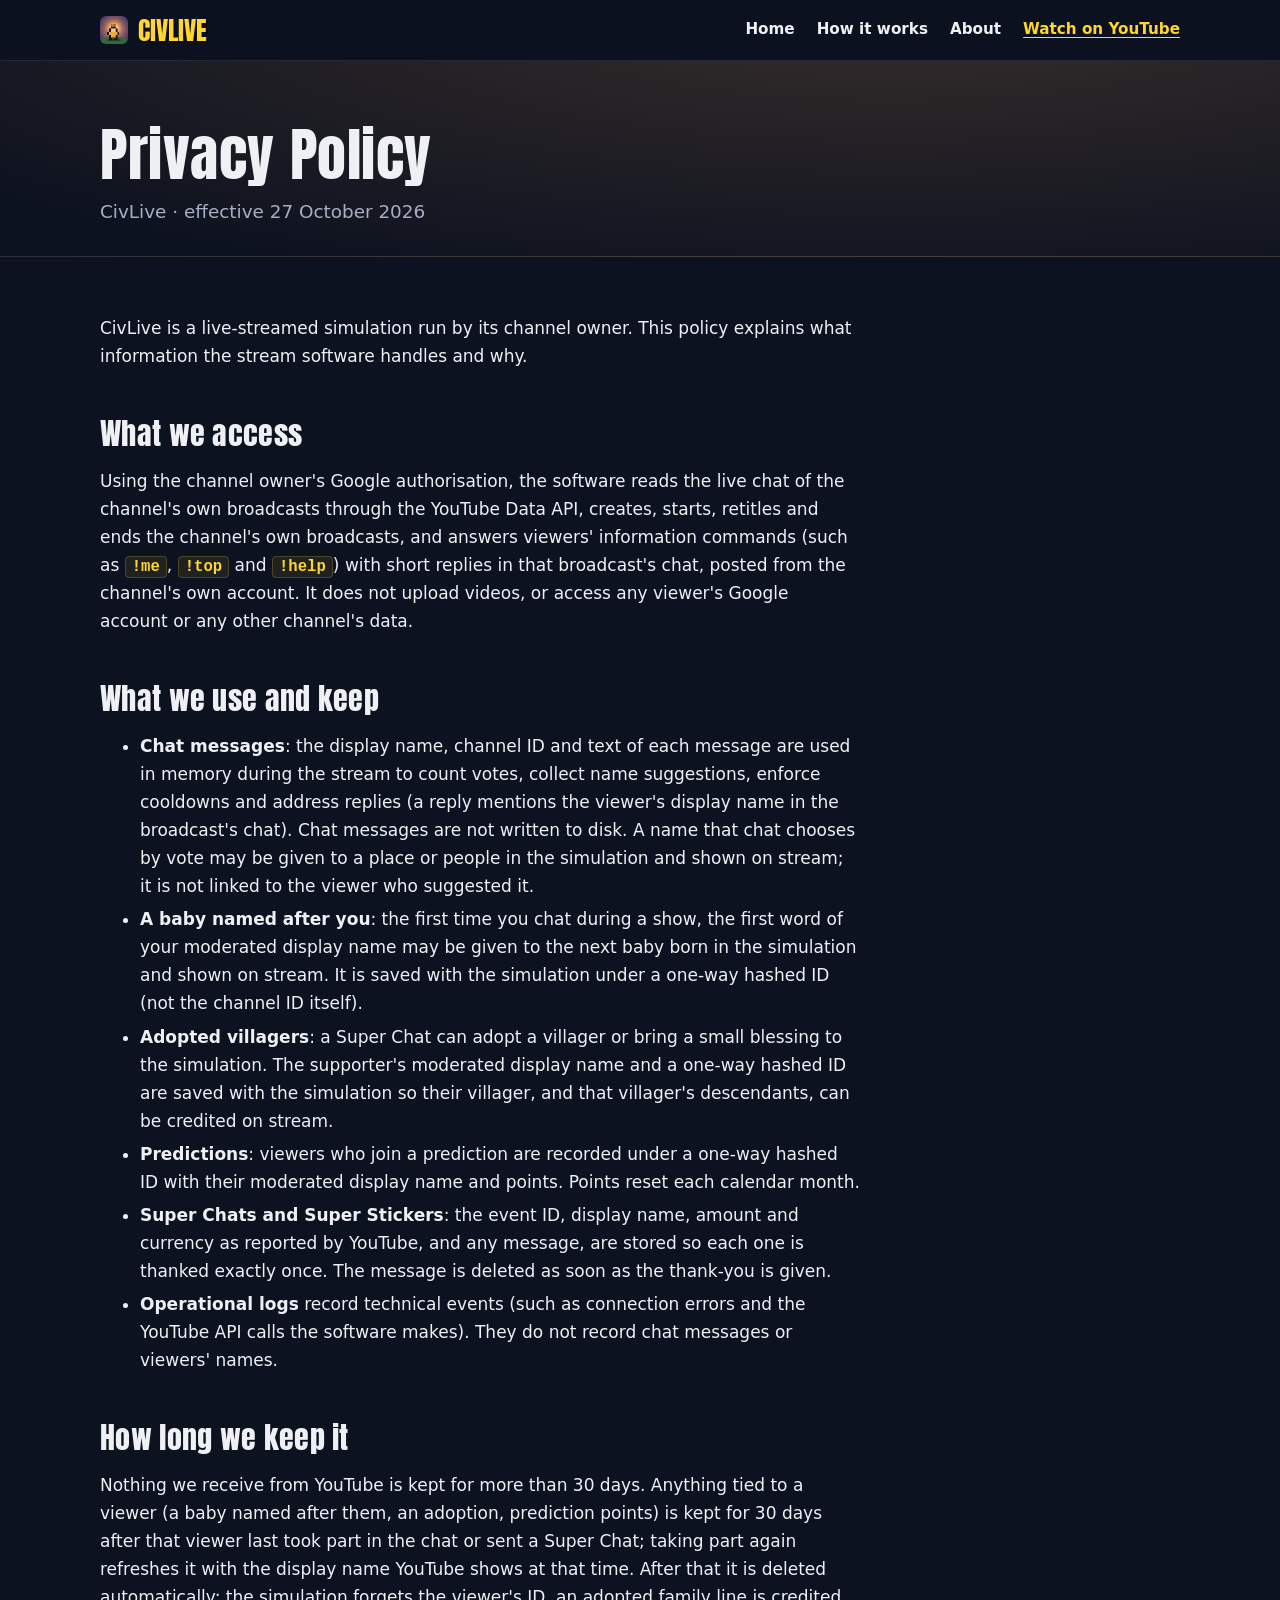
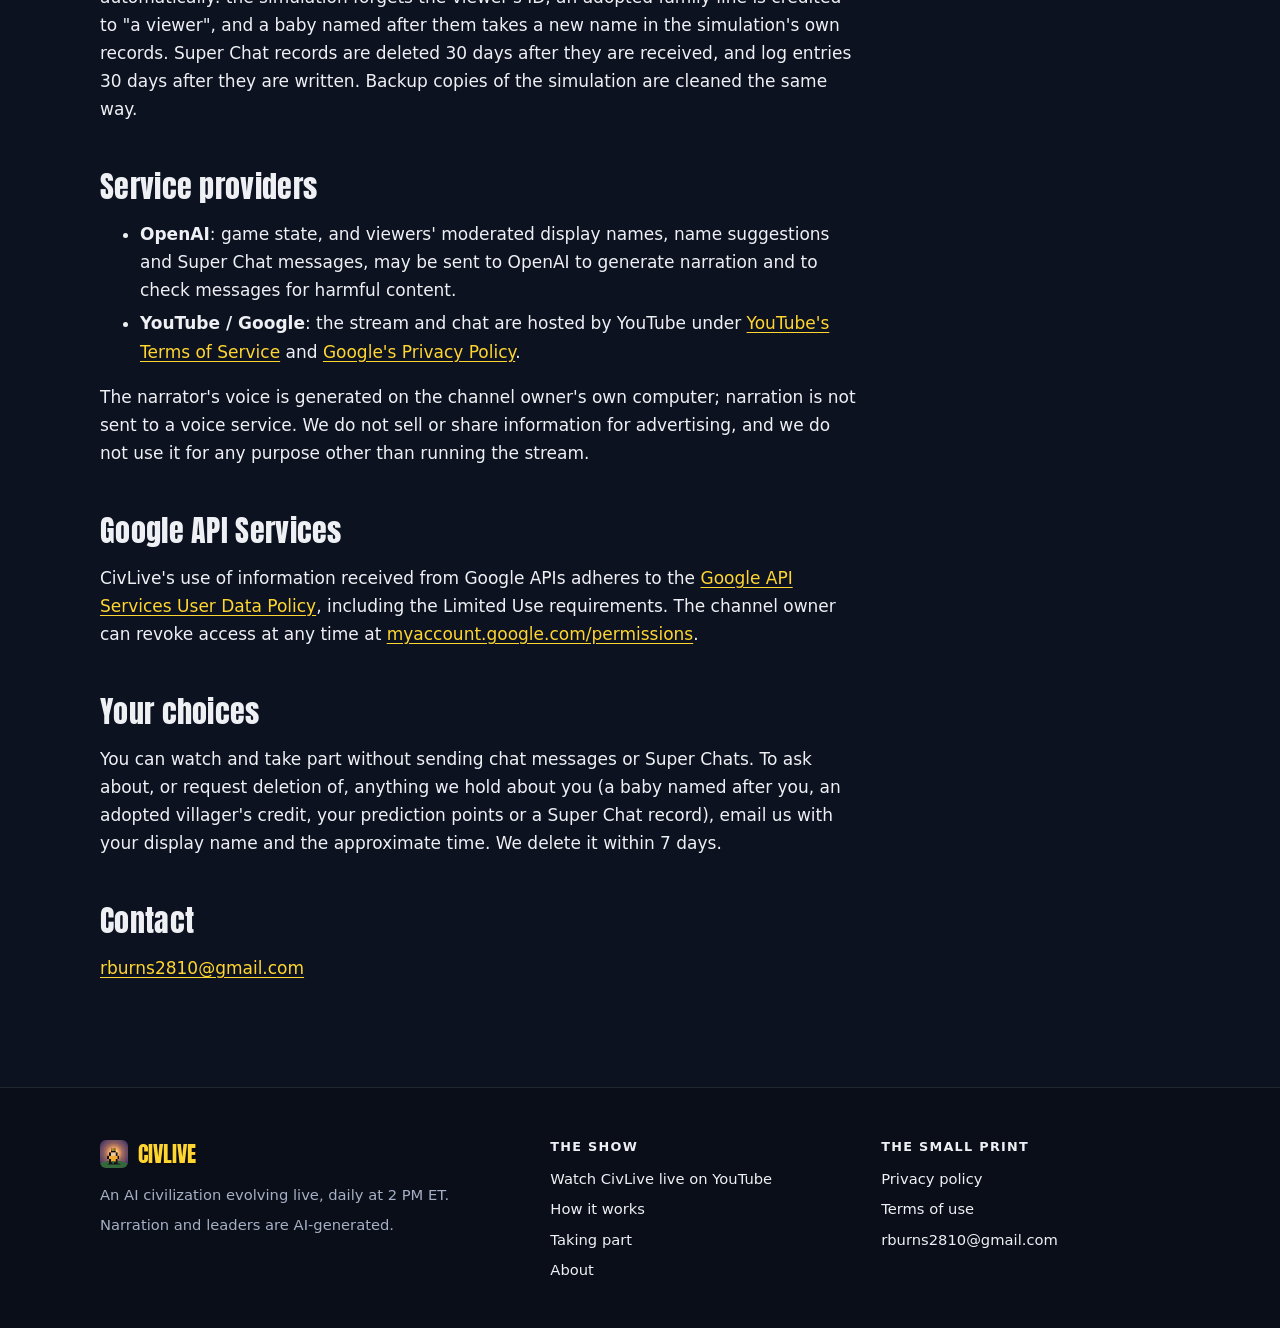
<file: privacy.html>
<!doctype html>
<html lang="en">
<head>
<meta charset="utf-8"><meta name="viewport" content="width=device-width, initial-scale=1">
<title>Privacy Policy · CivLive</title>
<meta name="description" content="How CivLive handles information from YouTube live chat and Super Chats.">
<meta property="og:title" content="Privacy Policy · CivLive">
<meta property="og:description" content="How CivLive handles information from YouTube live chat and Super Chats.">
<meta property="og:image" content="https://rburns2810.github.io/ai-civilization-live-site/img/share.jpg">
<meta name="twitter:card" content="summary_large_image">
<meta name="theme-color" content="#0d1220">
<link rel="icon" type="image/png" href="img/favicon.png">
<link rel="apple-touch-icon" href="img/apple-touch-icon.png">
<link rel="preconnect" href="https://fonts.googleapis.com">
<link rel="preconnect" href="https://fonts.gstatic.com" crossorigin>
<link rel="stylesheet" href="https://fonts.googleapis.com/css2?family=Anton&display=swap">
<link rel="stylesheet" href="site.css">
</head>
<body>
<a class="skip" href="#main">Skip to content</a>
<header class="site-head"><div class="wrap">
  <a class="brand" href="index.html"><img class="pixel" src="img/favicon.png" alt="" width="28" height="28"><span>CIVLIVE</span></a>
  <nav class="nav" aria-label="Site"><a href="index.html">Home</a><a href="guide.html">How it works</a><a href="about.html">About</a><a class="yt" href="https://www.youtube.com/@CivLive">Watch on YouTube</a></nav>
</div></header>
<div class="page-head"><div class="wrap">
<h1>Privacy Policy</h1>
<p class="lead">CivLive · effective 27 October 2026</p>
</div></div>
<main id="main" class="wrap"><div class="prose">

<p>CivLive is a live-streamed simulation run by its channel owner. This policy explains
what information the stream software handles and why.</p>

<h2>What we access</h2>
<p>Using the channel owner's Google authorisation, the software reads the live chat of the channel's
own broadcasts through the YouTube Data API, creates, starts, retitles and ends the channel's own
broadcasts, and answers viewers' information commands (such as <code>!me</code>, <code>!top</code> and
<code>!help</code>) with short replies in that broadcast's chat, posted from the channel's own account.
It does not upload videos, or access any viewer's Google account or any other channel's data.</p>

<h2>What we use and keep</h2>
<ul>
<li><strong>Chat messages</strong>: the display name, channel ID and text of each message are used in
memory during the stream to count votes, collect name suggestions, enforce cooldowns and address
replies (a reply mentions the viewer's display name in the broadcast's chat). Chat messages are not
written to disk. A name that chat chooses by vote may be given to a place or people in the
simulation and shown on stream; it is not linked to the viewer who suggested it.</li>
<li><strong>A baby named after you</strong>: the first time you chat during a show, the first word of
your moderated display name may be given to the next baby born in the simulation and shown on
stream. It is saved with the simulation under a one-way hashed ID (not the channel ID itself).</li>
<li><strong>Adopted villagers</strong>: a Super Chat can adopt a villager or bring a small blessing
to the simulation. The supporter's moderated display name and a one-way hashed ID are saved with the
simulation so their villager, and that villager's descendants, can be credited on stream.</li>
<li><strong>Predictions</strong>: viewers who join a prediction are recorded under a one-way hashed
ID with their moderated display name and points. Points reset each calendar month.</li>
<li><strong>Super Chats and Super Stickers</strong>: the event ID, display name, amount and currency
as reported by YouTube, and any message, are stored so each one is thanked exactly once. The message
is deleted as soon as the thank-you is given.</li>
<li><strong>Operational logs</strong> record technical events (such as connection errors and the
YouTube API calls the software makes). They do not record chat messages or viewers' names.</li>
</ul>

<h2>How long we keep it</h2>
<p>Nothing we receive from YouTube is kept for more than 30 days. Anything tied to a viewer (a baby
named after them, an adoption, prediction points) is kept for 30 days after that viewer last took
part in the chat or sent a Super Chat; taking part again refreshes it with the display name YouTube
shows at that time. After that it is deleted automatically: the simulation forgets the viewer's ID,
an adopted family line is credited to "a viewer", and a baby named after them takes a new name in the
simulation's own records. Super Chat records are deleted 30 days after they are received, and log
entries 30 days after they are written. Backup copies of the simulation are cleaned the same way.</p>

<h2>Service providers</h2>
<ul>
<li><strong>OpenAI</strong>: game state, and viewers' moderated display names, name suggestions and
Super Chat messages, may be sent to OpenAI to generate narration and to check messages for harmful
content.</li>
<li><strong>YouTube / Google</strong>: the stream and chat are hosted by YouTube under
<a href="https://www.youtube.com/t/terms">YouTube's Terms of Service</a> and
<a href="https://policies.google.com/privacy">Google's Privacy Policy</a>.</li>
</ul>
<p>The narrator's voice is generated on the channel owner's own computer; narration is not sent to a
voice service. We do not sell or share information for advertising, and we do not use it for any
purpose other than running the stream.</p>

<h2>Google API Services</h2>
<p>CivLive's use of information received from Google APIs adheres to the
<a href="https://developers.google.com/terms/api-services-user-data-policy">Google API Services User
Data Policy</a>, including the Limited Use requirements. The channel owner can revoke access at any
time at <a href="https://myaccount.google.com/permissions">myaccount.google.com/permissions</a>.</p>

<h2>Your choices</h2>
<p>You can watch and take part without sending chat messages or Super Chats. To ask about, or request
deletion of, anything we hold about you (a baby named after you, an adopted villager's credit, your
prediction points or a Super Chat record), email us with your display name and the approximate time.
We delete it within 7 days.</p>

<h2>Contact</h2>
<p><a href="mailto:rburns2810@gmail.com">rburns2810@gmail.com</a></p>
</div></main>
<footer class="site-foot"><div class="wrap">
  <div class="about">
    <a class="brand" href="index.html"><img class="pixel" src="img/favicon.png" alt="" width="28" height="28"><span>CIVLIVE</span></a>
    <p>An AI civilization evolving live, daily at 2 PM ET.</p>
    <p>Narration and leaders are AI-generated.</p>
  </div>
  <div><h4>The show</h4><ul>
    <li><a href="https://www.youtube.com/@CivLive">Watch CivLive live on YouTube</a></li>
    <li><a href="guide.html">How it works</a></li>
    <li><a href="guide.html#chat">Taking part</a></li>
    <li><a href="about.html">About</a></li>
  </ul></div>
  <div><h4>The small print</h4><ul>
    <li><a href="privacy.html">Privacy policy</a></li>
    <li><a href="terms.html">Terms of use</a></li>
    <li><a href="mailto:rburns2810@gmail.com">rburns2810@gmail.com</a></li>
  </ul></div>
</div></footer>
</body>
</html>
</file>
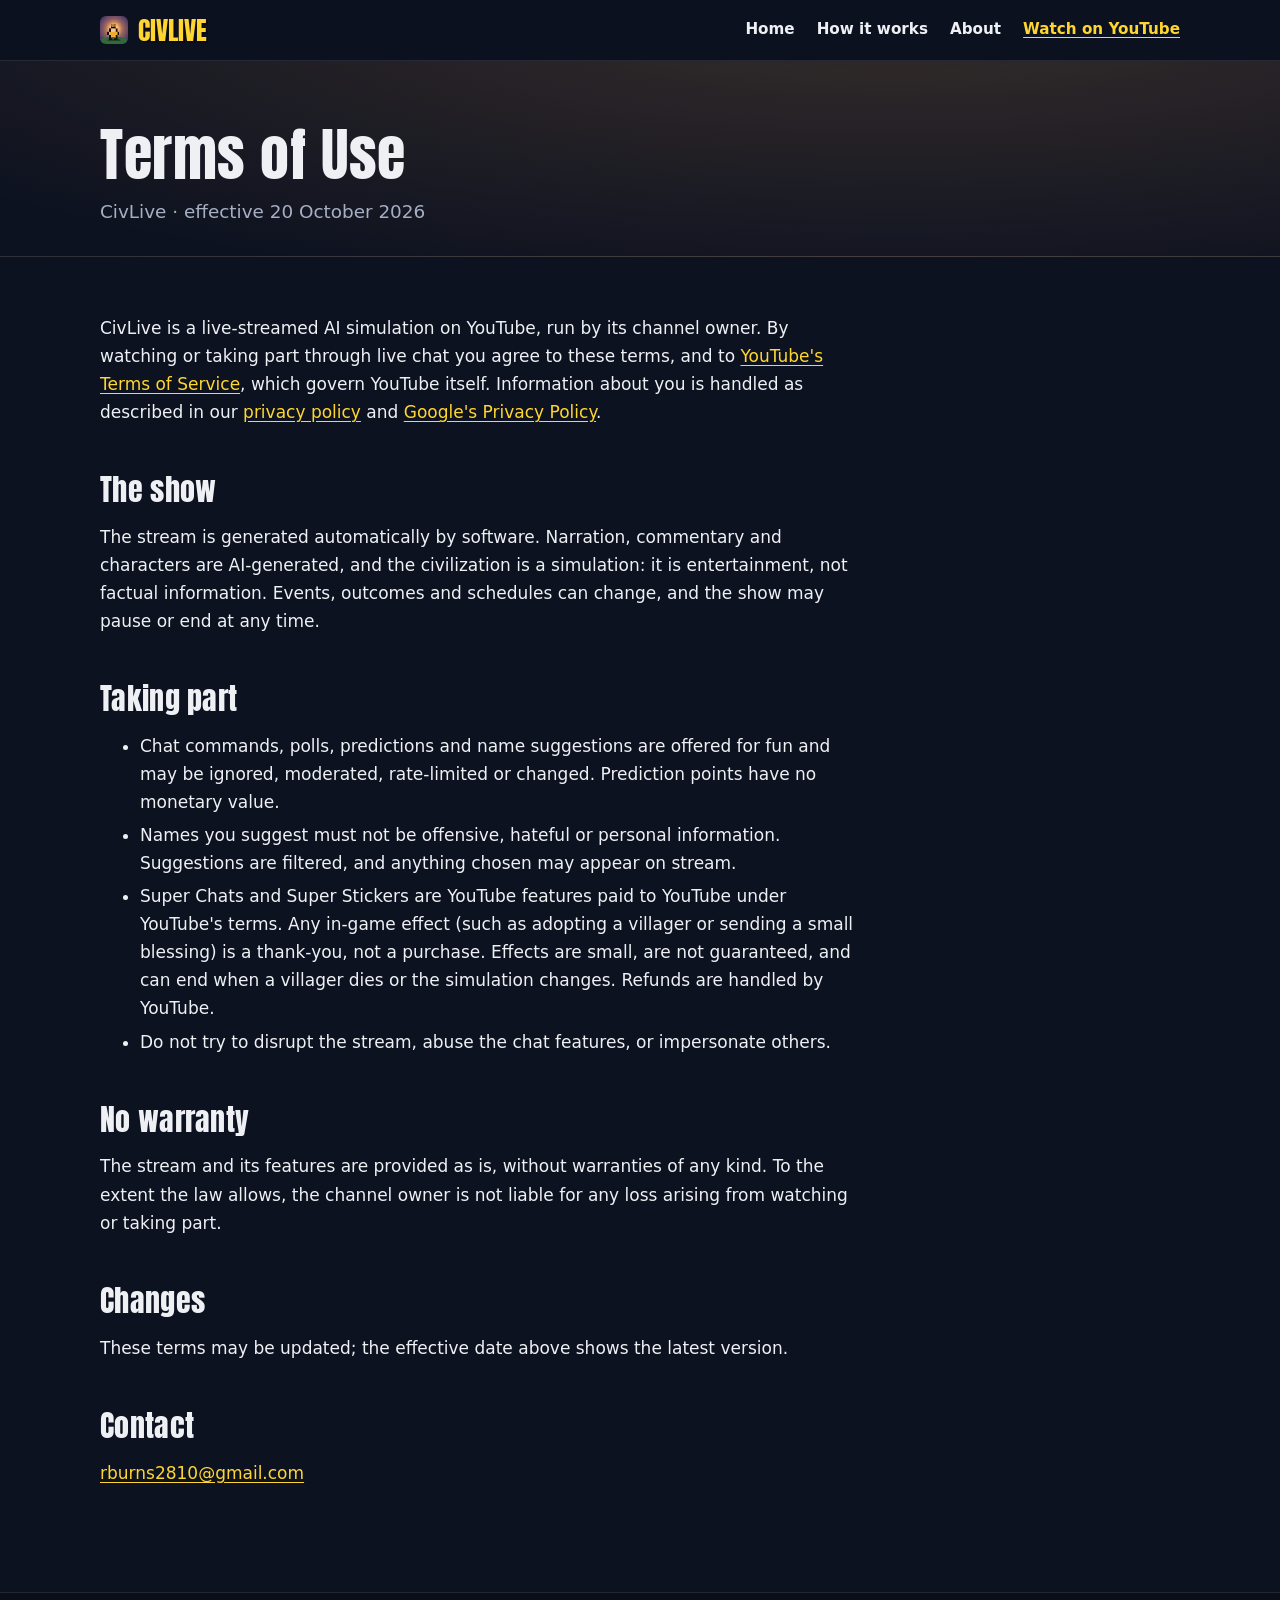
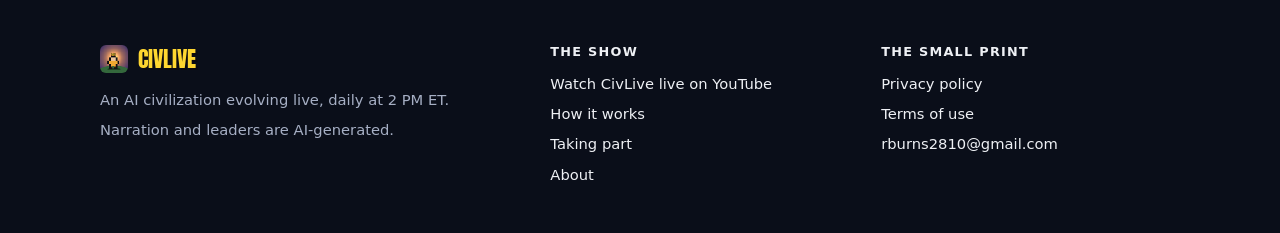
<file: terms.html>
<!doctype html>
<html lang="en">
<head>
<meta charset="utf-8"><meta name="viewport" content="width=device-width, initial-scale=1">
<title>Terms of Use · CivLive</title>
<meta name="description" content="The terms for watching and taking part in CivLive.">
<meta property="og:title" content="Terms of Use · CivLive">
<meta property="og:description" content="The terms for watching and taking part in CivLive.">
<meta property="og:image" content="https://rburns2810.github.io/ai-civilization-live-site/img/share.jpg">
<meta name="twitter:card" content="summary_large_image">
<meta name="theme-color" content="#0d1220">
<link rel="icon" type="image/png" href="img/favicon.png">
<link rel="apple-touch-icon" href="img/apple-touch-icon.png">
<link rel="preconnect" href="https://fonts.googleapis.com">
<link rel="preconnect" href="https://fonts.gstatic.com" crossorigin>
<link rel="stylesheet" href="https://fonts.googleapis.com/css2?family=Anton&display=swap">
<link rel="stylesheet" href="site.css">
</head>
<body>
<a class="skip" href="#main">Skip to content</a>
<header class="site-head"><div class="wrap">
  <a class="brand" href="index.html"><img class="pixel" src="img/favicon.png" alt="" width="28" height="28"><span>CIVLIVE</span></a>
  <nav class="nav" aria-label="Site"><a href="index.html">Home</a><a href="guide.html">How it works</a><a href="about.html">About</a><a class="yt" href="https://www.youtube.com/@CivLive">Watch on YouTube</a></nav>
</div></header>
<div class="page-head"><div class="wrap">
<h1>Terms of Use</h1>
<p class="lead">CivLive · effective 20 October 2026</p>
</div></div>
<main id="main" class="wrap"><div class="prose">

<p>CivLive is a live-streamed AI simulation on YouTube, run by its channel owner. By
watching or taking part through live chat you agree to these terms, and to
<a href="https://www.youtube.com/t/terms">YouTube's Terms of Service</a>, which govern YouTube itself.
Information about you is handled as described in our <a href="privacy.html">privacy policy</a> and
<a href="https://policies.google.com/privacy">Google's Privacy Policy</a>.</p>

<h2>The show</h2>
<p>The stream is generated automatically by software. Narration, commentary and characters are
AI-generated, and the civilization is a simulation: it is entertainment, not factual information.
Events, outcomes and schedules can change, and the show may pause or end at any time.</p>

<h2>Taking part</h2>
<ul>
<li>Chat commands, polls, predictions and name suggestions are offered for fun and may be ignored,
moderated, rate-limited or changed. Prediction points have no monetary value.</li>
<li>Names you suggest must not be offensive, hateful or personal information. Suggestions are
filtered, and anything chosen may appear on stream.</li>
<li>Super Chats and Super Stickers are YouTube features paid to YouTube under YouTube's terms. Any
in-game effect (such as adopting a villager or sending a small blessing) is a thank-you, not a
purchase. Effects are small, are not guaranteed, and can end when a villager dies or the simulation
changes. Refunds are handled by YouTube.</li>
<li>Do not try to disrupt the stream, abuse the chat features, or impersonate others.</li>
</ul>

<h2>No warranty</h2>
<p>The stream and its features are provided as is, without warranties of any kind. To the extent the
law allows, the channel owner is not liable for any loss arising from watching or taking part.</p>

<h2>Changes</h2>
<p>These terms may be updated; the effective date above shows the latest version.</p>

<h2>Contact</h2>
<p><a href="mailto:rburns2810@gmail.com">rburns2810@gmail.com</a></p>
</div></main>
<footer class="site-foot"><div class="wrap">
  <div class="about">
    <a class="brand" href="index.html"><img class="pixel" src="img/favicon.png" alt="" width="28" height="28"><span>CIVLIVE</span></a>
    <p>An AI civilization evolving live, daily at 2 PM ET.</p>
    <p>Narration and leaders are AI-generated.</p>
  </div>
  <div><h4>The show</h4><ul>
    <li><a href="https://www.youtube.com/@CivLive">Watch CivLive live on YouTube</a></li>
    <li><a href="guide.html">How it works</a></li>
    <li><a href="guide.html#chat">Taking part</a></li>
    <li><a href="about.html">About</a></li>
  </ul></div>
  <div><h4>The small print</h4><ul>
    <li><a href="privacy.html">Privacy policy</a></li>
    <li><a href="terms.html">Terms of use</a></li>
    <li><a href="mailto:rburns2810@gmail.com">rburns2810@gmail.com</a></li>
  </ul></div>
</div></footer>
</body>
</html>
</file>
<file: site.css>
/* CivLive website. Brand: the channel art (dusk sky, green valley, pixel sprites, bold yellow type
   with an ink outline). Links to YouTube are plain text: no YouTube logo, red or play icon. */
:root {
  color-scheme: dark;
  --bg: #0d1220; --bg2: #121a2c; --panel: #172036; --line: rgba(255, 255, 255, 0.1);
  --fg: #eef0f4; --muted: #a6afc4; --gold: #ffd630; --gold-dim: #e9b923; --ink: #0c0a10;
  --sky: #2a4690; --dusk: #f6a95a; --grass: #5f9e48; --azure: #4a8ceb; --emerald: #46be6e;
  --display: Anton, Impact, 'Arial Narrow Bold', sans-serif;
  --body: system-ui, -apple-system, 'Segoe UI', Roboto, sans-serif;
  --wrap: 1120px;
}
* { box-sizing: border-box; }
html { scroll-behavior: smooth; }
body { margin: 0; background: var(--bg); color: var(--fg); font: 17px/1.65 var(--body); -webkit-font-smoothing: antialiased; }
img { max-width: 100%; height: auto; display: block; }
a { color: var(--gold); text-underline-offset: 3px; }
a:hover { color: #fff; }
.wrap { max-width: var(--wrap); margin: 0 auto; padding: 0 20px; }
.pixel { image-rendering: pixelated; image-rendering: crisp-edges; }
.skip { position: absolute; left: -999px; }
.skip:focus { left: 12px; top: 12px; z-index: 10; background: var(--gold); color: var(--ink); padding: 6px 10px; }

/* ---------- type ---------- */
.display, h1, h2 { font-family: var(--display); font-weight: 400; letter-spacing: 0.01em; line-height: 1.05; }
h1 { font-size: clamp(2.4rem, 6vw, 3.6rem); margin: 0 0 12px; }
h2 { font-size: clamp(1.9rem, 4vw, 2.6rem); margin: 0 0 12px; }
h3 { font-size: 1.12rem; margin: 0 0 6px; }
.outlined { color: var(--gold); -webkit-text-stroke: 0; text-shadow:
  3px 0 0 var(--ink), -3px 0 0 var(--ink), 0 3px 0 var(--ink), 0 -3px 0 var(--ink),
  2px 2px 0 var(--ink), -2px -2px 0 var(--ink), 2px -2px 0 var(--ink), -2px 2px 0 var(--ink), 5px 6px 0 var(--ink); }
.eyebrow { font-size: 0.8rem; font-weight: 700; letter-spacing: 0.14em; text-transform: uppercase; color: var(--gold); margin: 0 0 10px; }
.lead { font-size: 1.15rem; color: var(--muted); max-width: 640px; }
.muted { color: var(--muted); }

/* ---------- header ---------- */
.site-head { position: sticky; top: 0; z-index: 5; background: rgba(13, 18, 32, 0.88); backdrop-filter: blur(8px);
  -webkit-backdrop-filter: blur(8px); border-bottom: 1px solid var(--line); }
.site-head .wrap { display: flex; align-items: center; gap: 24px; height: 60px; }
.brand { display: flex; align-items: center; gap: 10px; text-decoration: none; font-family: var(--display); font-size: 1.6rem; }
.brand img { width: 28px; height: 28px; border-radius: 6px; }
.brand span { color: var(--gold); text-shadow: 2px 2px 0 var(--ink); }
.nav { display: flex; gap: 22px; margin-left: auto; align-items: center; }
.nav a { color: var(--fg); text-decoration: none; font-size: 0.95rem; font-weight: 600; }
.nav a:hover, .nav a[aria-current='page'] { color: var(--gold); }
.nav .yt { color: var(--gold); text-decoration: underline; }
@media (max-width: 720px) {
  .site-head .wrap { height: auto; flex-wrap: wrap; gap: 4px 16px; padding-top: 10px; padding-bottom: 10px; }
  .nav { margin-left: 0; width: 100%; gap: 18px; overflow-x: auto; white-space: nowrap; font-size: 0.9rem; }
}

/* ---------- buttons and links ---------- */
.actions { display: flex; flex-wrap: wrap; gap: 14px 22px; align-items: center; margin-top: 26px; }
.btn { display: inline-block; padding: 12px 20px; border-radius: 6px; font-weight: 700; text-decoration: none;
  background: var(--gold); color: var(--ink); box-shadow: 0 4px 0 var(--ink); border: 2px solid var(--ink); }
.btn:hover { background: #fff; color: var(--ink); }
.btn.ghost { background: rgba(12, 10, 16, 0.55); color: var(--fg); border-color: rgba(255, 255, 255, 0.35); box-shadow: none; }
.btn.ghost:hover { border-color: var(--gold); color: var(--gold); }
.textlink { font-weight: 700; }

/* ---------- hero ---------- */
.hero { position: relative; min-height: min(86vh, 720px); display: flex; align-items: center; overflow: hidden;
  background: #314a8a url('img/hero.jpg') center 72% / cover no-repeat; image-rendering: pixelated; }
.hero::after { content: ''; position: absolute; inset: 0;
  background: linear-gradient(180deg, rgba(13, 18, 32, 0.35) 0%, rgba(13, 18, 32, 0.05) 45%, rgba(13, 18, 32, 0.15) 75%, var(--bg) 100%); }
.hero .wrap { position: relative; z-index: 1; width: 100%; padding-top: 48px; padding-bottom: 140px; text-align: center; image-rendering: auto; }
.hero h1 { font-size: clamp(4rem, 15vw, 9rem); margin: 0; line-height: 0.95; }
.hero .tagline { font-family: var(--display); font-size: clamp(1.25rem, 3.2vw, 2rem); color: #fff; margin: 14px 0 0;
  text-shadow: 2px 2px 0 var(--ink), -1px -1px 0 var(--ink), 3px 4px 0 var(--ink); letter-spacing: 0.02em; }
.hero .sub { max-width: 620px; margin: 16px auto 0; color: #fff; font-size: 1.08rem; text-shadow: 0 1px 3px rgba(0, 0, 0, 0.8); }
.hero .actions { justify-content: center; }
.hero .when { margin-top: 18px; font-size: 0.95rem; color: #fff; text-shadow: 0 1px 3px rgba(0, 0, 0, 0.9); }
.hero .when strong { color: var(--gold); }

/* ---------- sections ---------- */
.band { padding: 88px 0; }
.band.alt { background: var(--bg2); border-top: 1px solid var(--line); border-bottom: 1px solid var(--line); }
.band-head { max-width: 720px; margin-bottom: 40px; }

/* the ladder */
.ladder { list-style: none; margin: 0; padding: 0; display: grid; grid-template-columns: repeat(7, 1fr); gap: 10px; counter-reset: step; }
.ladder li { position: relative; background: var(--panel); border: 1px solid var(--line); border-radius: 10px; padding: 18px 12px 16px; text-align: center; }
.ladder li:not(:last-child)::after { content: '›'; position: absolute; right: -10px; top: 38px; color: var(--gold); font-weight: 700; font-size: 1.3rem; z-index: 1; }
.ladder img { width: 48px; height: 48px; margin: 0 auto 10px; }
.ladder strong { display: block; font-family: var(--display); font-weight: 400; font-size: 1.25rem; letter-spacing: 0.02em; }
.ladder span { display: block; font-size: 0.82rem; color: var(--muted); line-height: 1.4; margin-top: 4px; }
@media (max-width: 960px) {
  .ladder { grid-template-columns: repeat(2, 1fr); }
  .ladder li:not(:last-child)::after { display: none; }
  .ladder li { display: grid; grid-template-columns: 40px 1fr; gap: 0 12px; text-align: left; align-items: center; padding: 12px; }
  .ladder img { width: 40px; height: 40px; margin: 0; grid-row: span 2; }
}
@media (max-width: 520px) { .ladder { grid-template-columns: 1fr; } }

/* screenshots */
.shots { display: grid; grid-template-columns: 1fr 1fr; gap: 18px; }
.shots figure { margin: 0; display: flex; flex-direction: column; background: var(--panel); border: 1px solid var(--line); border-radius: 10px; overflow: hidden; }
.shots figure:first-child { grid-column: 1 / -1; }
.shots img { width: 100%; height: auto; }
.shots figcaption { padding: 12px 16px 14px; font-size: 0.9rem; color: var(--muted); }
.shots figcaption strong { color: var(--fg); }
.almanac { display: grid; grid-template-columns: 1fr 1fr; gap: 18px; margin-top: 18px; }
@media (max-width: 860px) { .shots, .almanac { grid-template-columns: 1fr; } }

/* feature cards */
.cards { display: grid; grid-template-columns: repeat(3, 1fr); gap: 18px; }
.card { display: block; background: var(--panel); border: 1px solid var(--line); border-radius: 10px; padding: 22px; text-decoration: none; color: var(--fg); transition: border-color 0.15s, transform 0.15s; }
a.card:hover { border-color: var(--gold); transform: translateY(-2px); color: var(--fg); }
.card img { width: 40px; height: 40px; margin-bottom: 14px; }
.card p { margin: 0; color: var(--muted); font-size: 0.95rem; }
.card .more { display: inline-block; margin-top: 12px; color: var(--gold); font-weight: 700; font-size: 0.9rem; }
@media (max-width: 900px) { .cards { grid-template-columns: 1fr 1fr; } }
@media (max-width: 580px) { .cards { grid-template-columns: 1fr; } }

/* chat commands */
.split { display: grid; grid-template-columns: 1fr 1fr; gap: 48px; align-items: start; }
@media (max-width: 860px) { .split { grid-template-columns: 1fr; gap: 28px; } }
.cmdlist { list-style: none; margin: 0; padding: 0; display: grid; gap: 10px; }
.cmdlist li { display: grid; grid-template-columns: 180px 1fr; gap: 14px; align-items: baseline; padding: 12px 16px; background: var(--panel); border: 1px solid var(--line); border-radius: 8px; }
.cmdlist li span { color: var(--muted); font-size: 0.95rem; }
@media (max-width: 480px) { .cmdlist li { grid-template-columns: 1fr; gap: 2px; } }
code { font: 600 0.92em ui-monospace, SFMono-Regular, Menlo, monospace; color: var(--gold); background: rgba(255, 214, 48, 0.08); border: 1px solid rgba(255, 214, 48, 0.2); padding: 1px 6px; border-radius: 4px; }

/* promises */
.promises { display: grid; grid-template-columns: repeat(3, 1fr); gap: 28px; }
.promises div { border-top: 3px solid var(--gold); padding-top: 14px; }
.promises p { margin: 0; color: var(--muted); }
@media (max-width: 760px) { .promises { grid-template-columns: 1fr; } }

/* closing call to action */
.cta { position: relative; text-align: center; padding: 110px 0 120px; background: #314a8a url('img/hero.jpg') center 80% / cover no-repeat; image-rendering: pixelated; overflow: hidden; }
.cta::before { content: ''; position: absolute; inset: 0; background: linear-gradient(180deg, var(--bg) 0%, rgba(13, 18, 32, 0.25) 40%, rgba(13, 18, 32, 0.45) 100%); }
.cta .wrap { position: relative; image-rendering: auto; }
.cta .actions { justify-content: center; }
.cta p { color: #fff; text-shadow: 0 1px 3px rgba(0, 0, 0, 0.9); }

/* ---------- inner pages ---------- */
.page-head { padding: 64px 0 28px; border-bottom: 1px solid var(--line);
  background: radial-gradient(1200px 300px at 70% -60px, rgba(246, 169, 90, 0.18), transparent), var(--bg); }
.page-head .lead { margin: 0; }
.prose { max-width: 760px; padding: 40px 0 88px; }
.prose h2 { font-size: 1.9rem; margin: 48px 0 10px; }
.prose h3 { color: var(--gold); margin-top: 26px; }
.prose li { margin: 5px 0; }
.prose .tag { color: var(--muted); }
.faq dt { font-weight: 700; margin-top: 22px; }
.faq dd { margin: 4px 0 0; color: var(--muted); }

/* ---------- the rules guide ---------- */
.guide-wrap { display: grid; grid-template-columns: 230px minmax(0, 1fr); gap: 56px; }
.toc { position: sticky; top: 76px; align-self: start; max-height: calc(100vh - 92px); overflow-y: auto; padding: 36px 0; font-size: 0.92rem; }
.toc summary { color: var(--muted); text-transform: uppercase; font-size: 0.76rem; font-weight: 700; letter-spacing: 0.1em; cursor: pointer; margin-bottom: 10px; }
.toc ol { list-style: none; margin: 0; padding: 0; }
.toc li { margin: 2px 0; }
.toc a { display: flex; align-items: center; gap: 10px; color: var(--fg); text-decoration: none; padding: 4px 8px; border-radius: 6px; }
.toc a img { width: 18px; height: 18px; flex: none; }
.toc a:hover, .toc a.on { background: var(--panel); color: var(--gold); }
.rules { max-width: 780px; padding: 36px 0 88px; }
.rules .lede { font-size: 1.1rem; border-left: 3px solid var(--gold); padding-left: 16px; }
.rules section { scroll-margin-top: 76px; border-top: 1px solid var(--line); margin-top: 44px; }
.rules h2 { display: flex; align-items: center; gap: 14px; font-size: 2rem; margin: 30px 0 10px; }
.rules h2 img { width: 36px; height: 36px; flex: none; }
.rules h3 { font-size: 1.05rem; margin: 26px 0 6px; color: var(--gold); }
.rules .note { color: var(--muted); font-size: 0.95rem; }
.table-scroll { overflow-x: auto; margin: 12px 0 18px; border: 1px solid var(--line); border-radius: 8px; }
.rules table { width: 100%; border-collapse: collapse; font-size: 0.95rem; }
.rules th, .rules td { text-align: left; vertical-align: top; padding: 8px 12px; border-bottom: 1px solid var(--line); }
.rules tr:last-child td { border-bottom: 0; }
.rules th { color: var(--muted); font-weight: 700; font-size: 0.76rem; text-transform: uppercase; letter-spacing: 0.08em; background: var(--bg2); }
.rules tbody tr:nth-child(even) { background: rgba(255, 255, 255, 0.025); }
.rules table.compact td:first-child, .rules table.cmds td:first-child { white-space: nowrap; font-weight: 600; }
.rules ul.cols { columns: 2; column-gap: 32px; padding-left: 1.2em; }
.rules ul.cols li { break-inside: avoid; }
@media (max-width: 900px) {
  .guide-wrap { display: block; }
  .toc { position: static; max-height: none; padding: 20px 0 0; }
  .toc ol { display: grid; grid-template-columns: 1fr 1fr; }
  .rules { padding-top: 12px; }
  .rules table.compact td:first-child, .rules table.cmds td:first-child { white-space: normal; }
  .rules ul.cols { columns: 1; }
}
@media (max-width: 480px) { .toc ol { grid-template-columns: 1fr; } }

/* ---------- footer ---------- */
.site-foot { border-top: 1px solid var(--line); background: #0a0e19; padding: 48px 0 40px; font-size: 0.92rem; color: var(--muted); }
.site-foot .wrap { display: grid; grid-template-columns: 1.4fr 1fr 1fr; gap: 32px; }
.site-foot h4 { margin: 0 0 10px; color: var(--fg); font-size: 0.8rem; text-transform: uppercase; letter-spacing: 0.1em; }
.site-foot ul { list-style: none; margin: 0; padding: 0; }
.site-foot li { margin: 6px 0; }
.site-foot a { color: var(--fg); text-decoration: none; }
.site-foot a:hover { color: var(--gold); }
.site-foot .brand { font-size: 1.4rem; margin-bottom: 10px; }
.site-foot p { margin: 6px 0; }
@media (max-width: 720px) { .site-foot .wrap { grid-template-columns: 1fr 1fr; } .site-foot .about { grid-column: 1 / -1; } }

/* additions */
.textlink.onart { color: var(--gold); font-size: 1.05rem; text-shadow: 0 1px 3px rgba(0, 0, 0, 0.9); }
.textlink.onart:hover { color: #fff; }
.almanac img { border-radius: 10px; border: 1px solid var(--line); }
.cta h2 { font-size: clamp(2.4rem, 7vw, 4.2rem); }
.cmdlist code { white-space: nowrap; }
@media (max-width: 720px) { .nav a[href='index.html'] { display: none; } .nav { gap: 16px; } }
</file>
